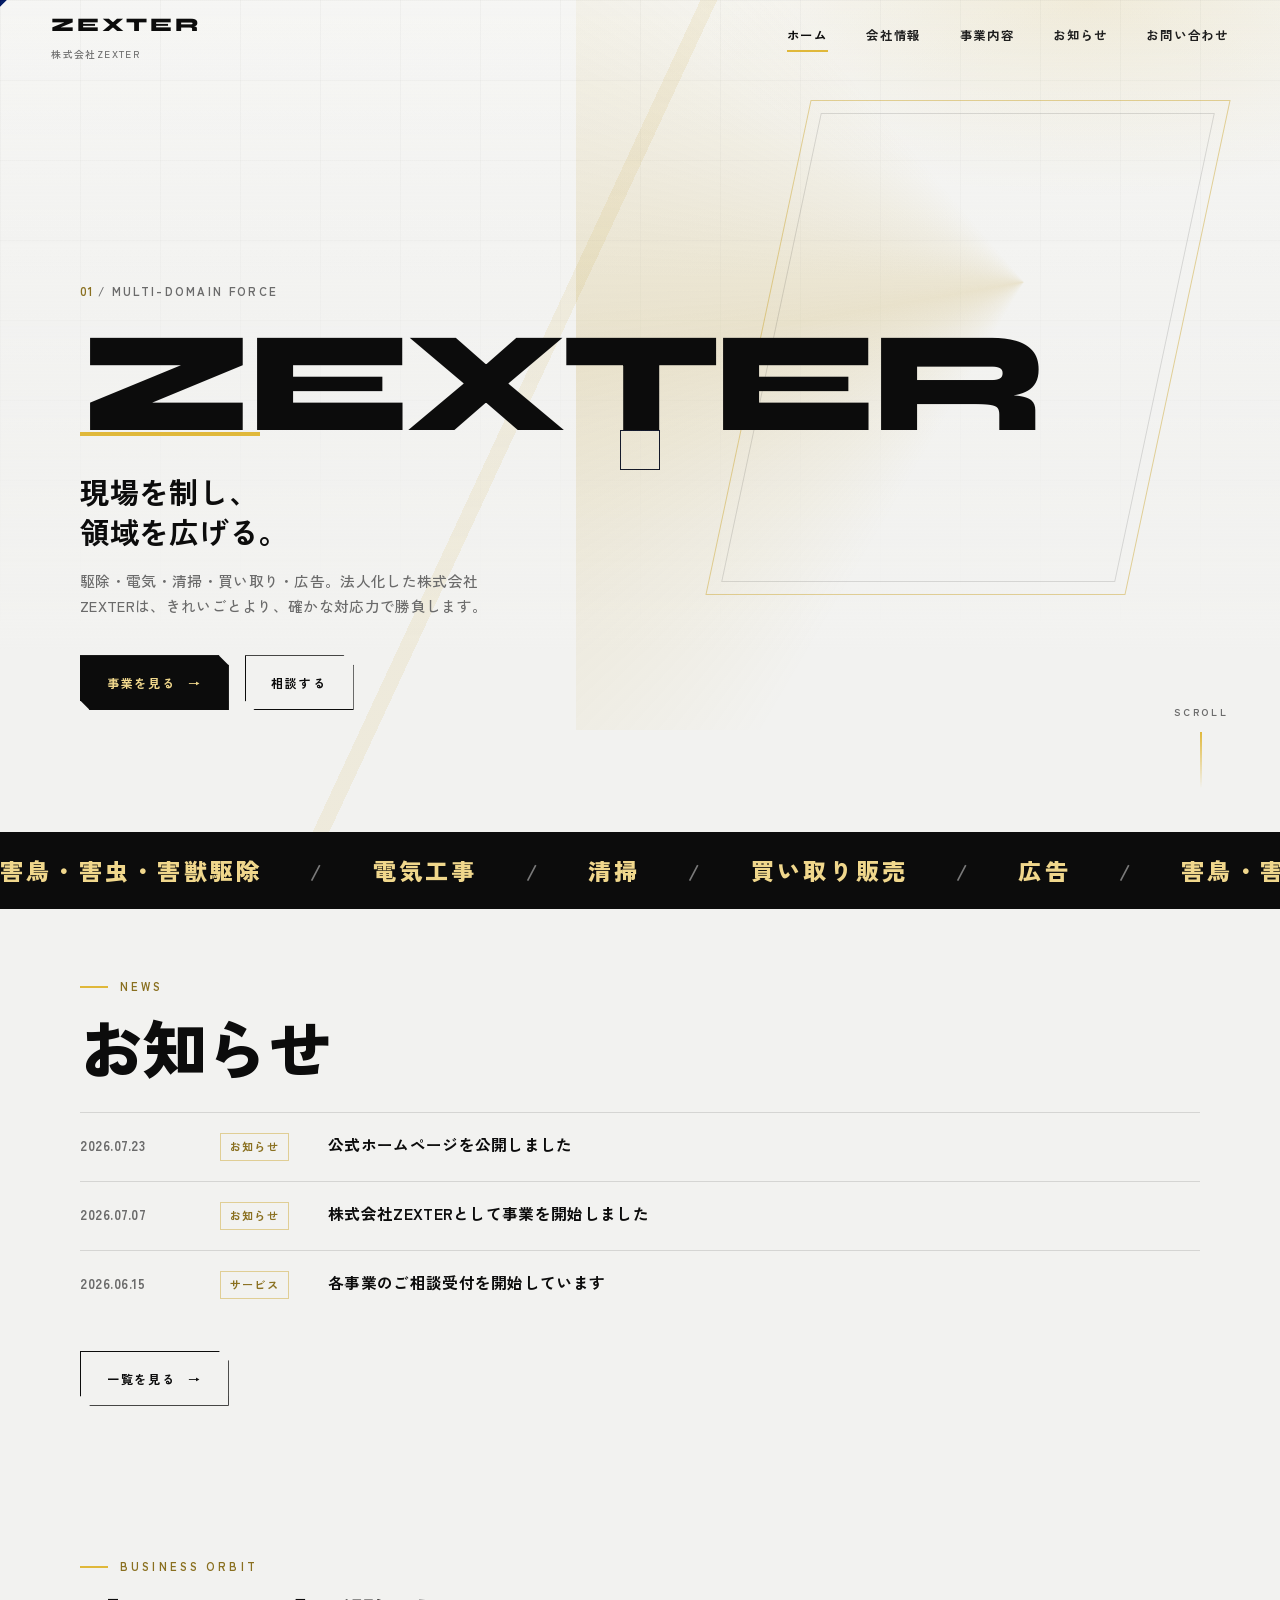
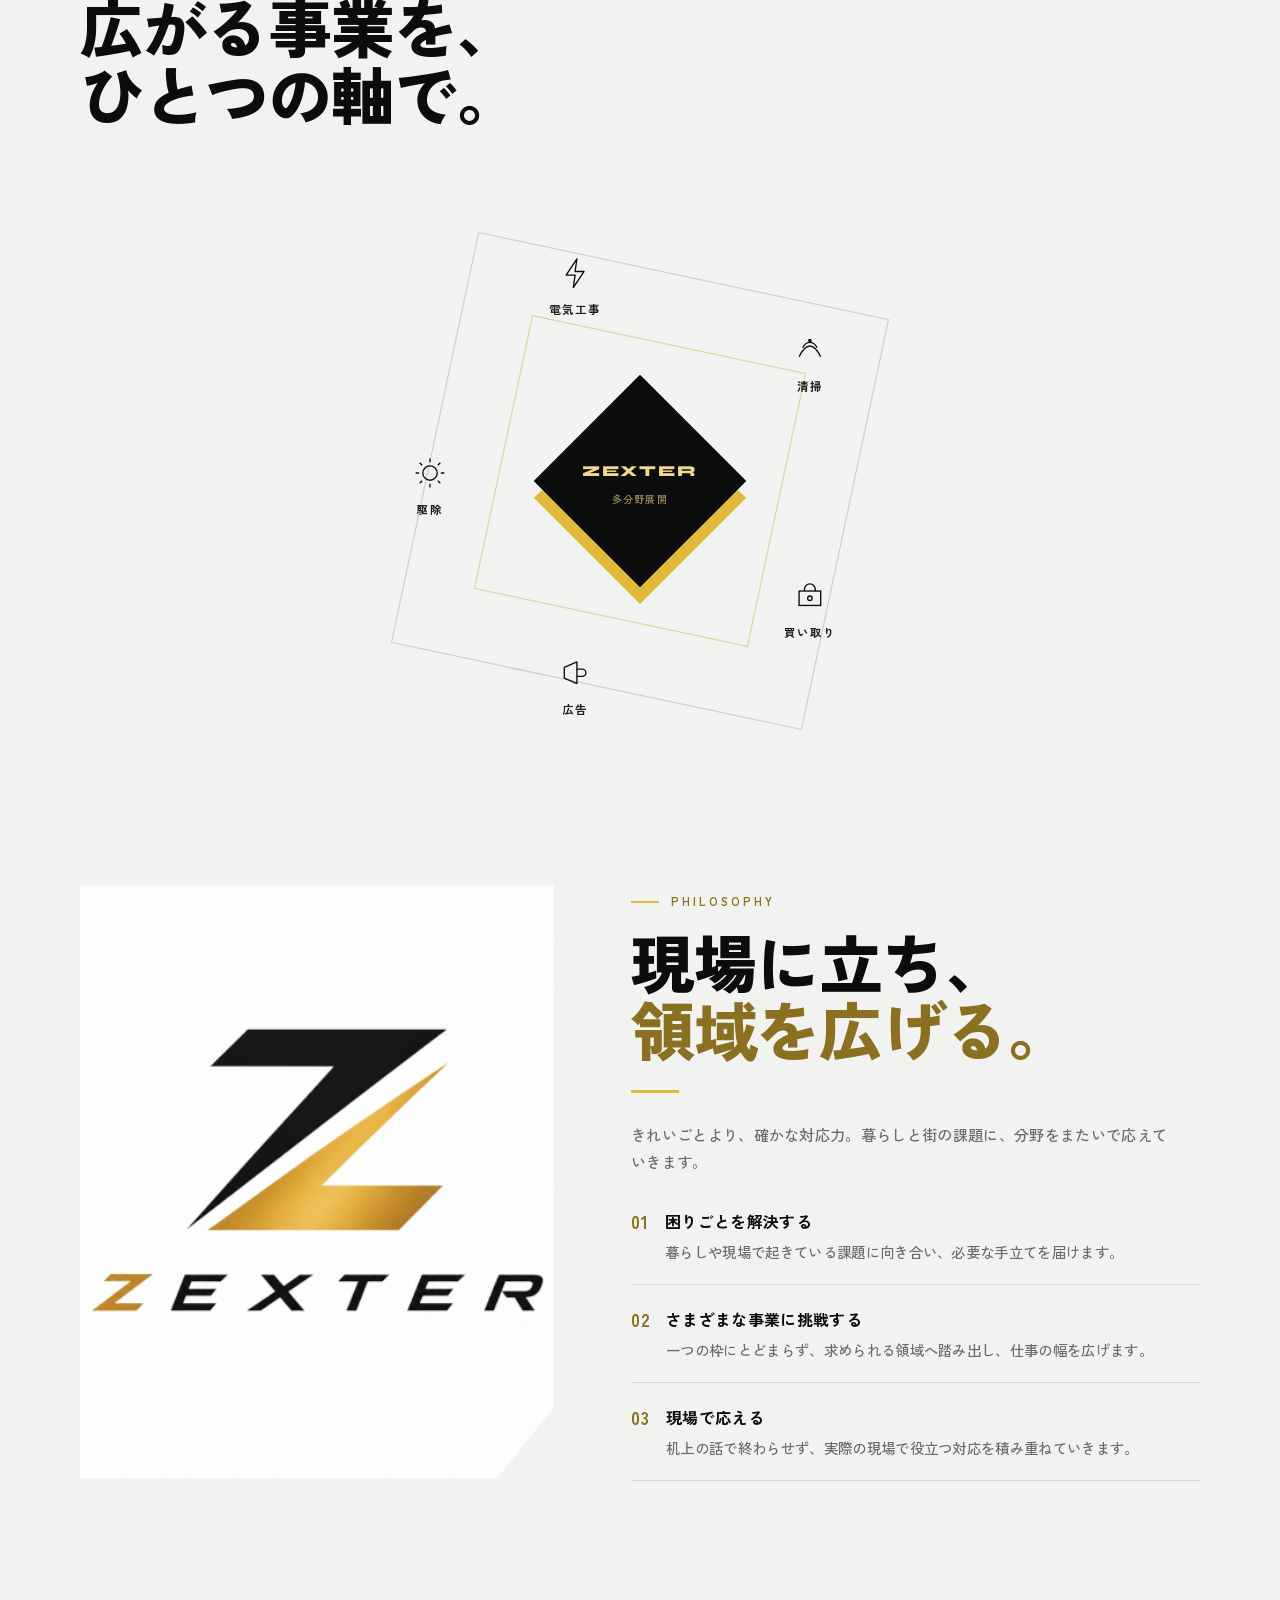
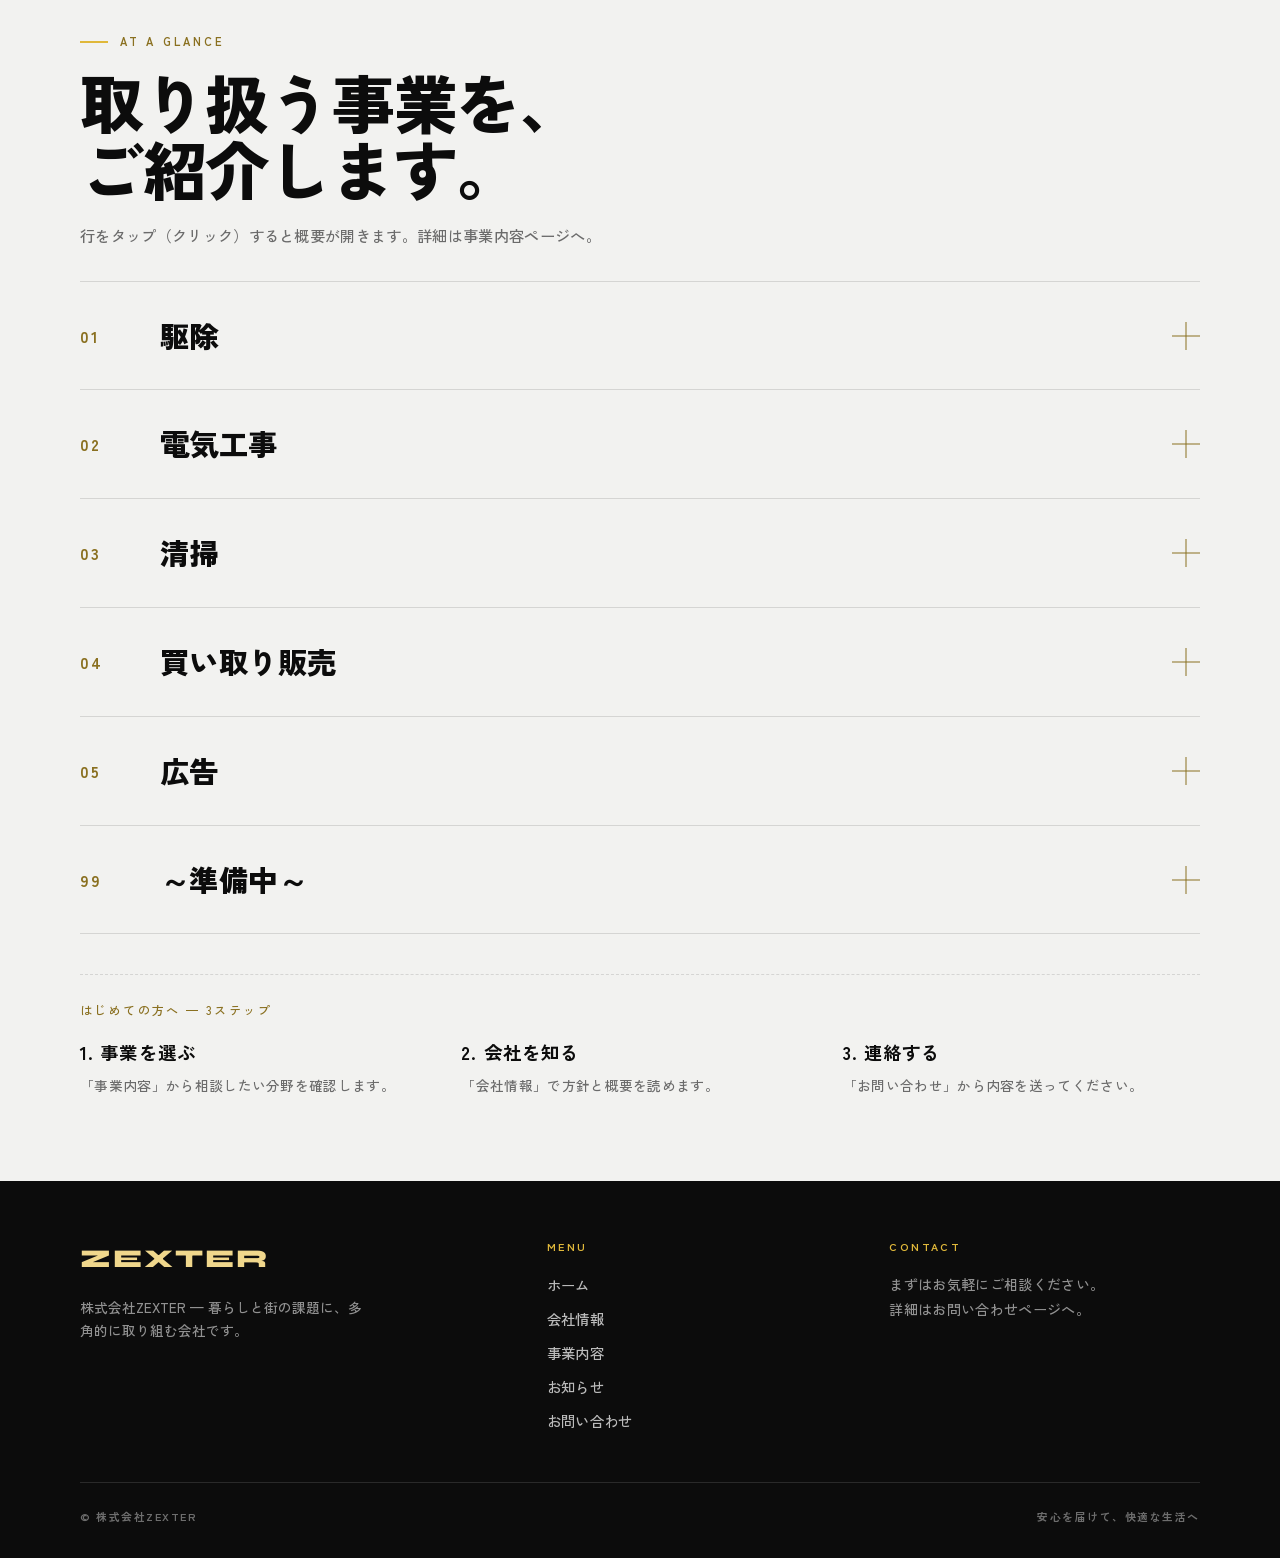
<file: index.html>
<!DOCTYPE html>
<html lang="ja">

<head>
  <meta charset="UTF-8" />
  <meta name="viewport" content="width=device-width, initial-scale=1" />
  <title>株式会社ZEXTER｜安心を届けて、快適な生活へ</title>
  <meta name="description" content="株式会社ZEXTER。害鳥・害虫・害獣駆除、電気工事、清掃、買い取り販売、広告など、暮らしと街の課題に応える多角事業。" />
  <link rel="shortcut icon" href="images/favicon.ico" type="image/x-icon">
  <link rel="apple-touch-icon" href="images/apple-touch-icon.png">
  <link rel="icon" type="image/png" href="images/android-chrome-256×256.png" sizes="256×256">
  <link rel="preconnect" href="https://fonts.googleapis.com" />
  <link rel="preconnect" href="https://fonts.gstatic.com" crossorigin />
  <link
    href="https://fonts.googleapis.com/css2?family=Syne:wght@700;800&family=Zen+Kaku+Gothic+New:wght@400;500;700&display=swap"
    rel="stylesheet" />
  <link rel="stylesheet" href="css/style.css" />
</head>
<!-- Google tag (gtag.js) -->
<script async src="https://www.googletagmanager.com/gtag/js?id=G-70DNERHXEQ"></script>
<script>
  window.dataLayer = window.dataLayer || [];
  function gtag() { dataLayer.push(arguments); }
  gtag('js', new Date());

  gtag('config', 'G-70DNERHXEQ');
</script>

<body>
  <div class="atmosphere" aria-hidden="true"></div>
  <div class="fx-field" aria-hidden="true">
    <span class="fx-field__slash fx-field__slash--a"></span>
    <span class="fx-field__slash fx-field__slash--b"></span>
    <span class="fx-field__slash fx-field__slash--c"></span>
  </div>
  <div class="scroll-progress" aria-hidden="true"></div>

  <div class="intro" aria-hidden="true">
    <div class="intro__mark">
      <div class="intro__brand">ZEXTER</div>
      <div class="intro__line"></div>
      <p class="intro__sub">BUILT TO MOVE</p>
    </div>
    <div class="intro__loader">
      <div class="intro__percent"><span data-intro-percent>0</span><span class="intro__percent-unit">%</span></div>
      <div class="intro__bar" aria-hidden="true">
        <div class="intro__bar-fill" data-intro-bar></div>
      </div>
    </div>
  </div>

  <header class="site-header">
    <a class="logo" href="index.html">ZEXTER<span>株式会社ZEXTER</span></a>
    <button class="nav-toggle" type="button" aria-label="メニュー" aria-expanded="false">
      <span></span><span></span><span></span>
    </button>
    <nav class="nav" aria-label="メインメニュー">
      <a class="is-active" href="index.html">ホーム</a>
      <a href="about.html">会社情報</a>
      <a href="services.html">事業内容</a>
      <a href="news.html">お知らせ</a>
      <a href="contact.html">お問い合わせ</a>
    </nav>
  </header>

  <main class="main">
    <section class="hero">
      <div class="hero__plane" aria-hidden="true"></div>
      <div class="hero__shine" aria-hidden="true"></div>
      <div class="hero__slash" aria-hidden="true"></div>
      <div class="hero__content">
        <p class="hero__meta"><span>01</span> / MULTI-DOMAIN FORCE</p>
        <h1 class="hero__brand">ZEXTER</h1>
        <p class="hero__headline">現場を制し、<br />領域を広げる。</p>
        <p class="hero__copy">駆除・電気・清掃・買い取り・広告。法人化した株式会社ZEXTERは、きれいごとより、確かな対応力で勝負します。</p>
        <div class="btn-group">
          <a class="btn btn--solid" href="services.html">事業を見る <span class="btn__arrow" aria-hidden="true">→</span></a>
          <a class="btn" href="contact.html">相談する</a>
        </div>
      </div>
      <div class="hero__scroll" aria-hidden="true">
        <span>SCROLL</span>
        <div class="hero__scroll-line"></div>
      </div>
    </section>

    <div class="marquee" aria-hidden="true">
      <div class="marquee__track">
        <span>害鳥・害虫・害獣駆除</span>
        <span>電気工事</span>
        <span>清掃</span>
        <span>買い取り販売</span>
        <span>広告</span>
        <span>害鳥・害虫・害獣駆除</span>
        <span>電気工事</span>
        <span>清掃</span>
        <span>買い取り販売</span>
        <span>広告</span>
      </div>
    </div>

    <section class="section section--tight">
      <div class="wrap">
        <p class="eyebrow reveal">NEWS</p>
        <h2 class="heading reveal reveal-delay-1">お知らせ</h2>
        <ul class="news-list">
          <li class="news-list__item reveal">
            <a class="news-list__link" href="news.html#news-20260723">
              <time datetime="2026-07-23">2026.07.23</time>
              <span class="news-list__cat">お知らせ</span>
              <span class="news-list__title">公式ホームページを公開しました</span>
            </a>
          </li>
          <li class="news-list__item reveal reveal-delay-1">
            <a class="news-list__link" href="news.html#news-20260701">
              <time datetime="2026-07-07">2026.07.07</time>
              <span class="news-list__cat">お知らせ</span>
              <span class="news-list__title">株式会社ZEXTERとして事業を開始しました</span>
            </a>
          </li>
          <li class="news-list__item reveal reveal-delay-2">
            <a class="news-list__link" href="news.html#news-20260615">
              <time datetime="2026-06-15">2026.06.15</time>
              <span class="news-list__cat">サービス</span>
              <span class="news-list__title">各事業のご相談受付を開始しています</span>
            </a>
          </li>
        </ul>
        <div class="news-list__more reveal">
          <a class="btn" href="news.html">一覧を見る <span class="btn__arrow" aria-hidden="true">→</span></a>
        </div>
      </div>
    </section>

    <section class="section">
      <div class="wrap">
        <p class="eyebrow reveal">BUSINESS ORBIT</p>
        <h2 class="heading reveal reveal-delay-1">広がる事業を、<br />ひとつの軸で。</h2>
        <p class="lead reveal reveal-delay-2">中心は ZEXTER。周囲に並ぶのは各事業領域。クリックで詳細へ。</p>

        <div class="constellation reveal reveal-delay-3" aria-label="事業の軌道図">
          <div class="constellation__ring" aria-hidden="true"></div>
          <div class="constellation__ring constellation__ring--inner" aria-hidden="true"></div>
          <div class="constellation__center">
            <div>
              <strong>ZEXTER</strong>
              <small>多分野展開</small>
            </div>
          </div>
          <a class="orbit-node" href="services.html#pest" style="--a:-90deg">
            <div class="orbit-node__inner">
              <div class="orbit-node__icon" aria-hidden="true">
                <svg viewBox="0 0 40 40" fill="none">
                  <circle cx="20" cy="20" r="8" stroke="currentColor" stroke-width="1.5" />
                  <path
                    d="M20 4v4M20 32v4M4 20h4M32 20h4M8.5 8.5l2.8 2.8M28.7 28.7l2.8 2.8M8.5 31.5l2.8-2.8M28.7 11.3l2.8-2.8"
                    stroke="currentColor" stroke-width="1.5" />
                </svg>
              </div>
              <div class="orbit-node__label">駆除</div>
            </div>
          </a>
          <a class="orbit-node" href="services.html#electric" style="--a:-18deg">
            <div class="orbit-node__inner">
              <div class="orbit-node__icon" aria-hidden="true">
                <svg viewBox="0 0 40 40" fill="none">
                  <path d="M22 4L10 22h10l-2 14 12-18H20l2-14z" stroke="currentColor" stroke-width="1.5"
                    stroke-linejoin="round" />
                </svg>
              </div>
              <div class="orbit-node__label">電気工事</div>
            </div>
          </a>
          <a class="orbit-node" href="services.html#cleaning" style="--a:54deg">
            <div class="orbit-node__inner">
              <div class="orbit-node__icon" aria-hidden="true">
                <svg viewBox="0 0 40 40" fill="none">
                  <path d="M8 28c4-8 8-12 12-12s8 4 12 12" stroke="currentColor" stroke-width="1.5" />
                  <path d="M12 18c2-4 4-6 8-6s6 2 8 6" stroke="currentColor" stroke-width="1.5" />
                  <circle cx="20" cy="10" r="2" fill="currentColor" />
                </svg>
              </div>
              <div class="orbit-node__label">清掃</div>
            </div>
          </a>
          <a class="orbit-node" href="services.html#buyout" style="--a:126deg">
            <div class="orbit-node__inner">
              <div class="orbit-node__icon" aria-hidden="true">
                <svg viewBox="0 0 40 40" fill="none">
                  <rect x="8" y="14" width="24" height="16" stroke="currentColor" stroke-width="1.5" />
                  <path d="M14 14V12a6 6 0 0 1 12 0v2" stroke="currentColor" stroke-width="1.5" />
                  <circle cx="20" cy="22" r="2.5" stroke="currentColor" stroke-width="1.5" />
                </svg>
              </div>
              <div class="orbit-node__label">買い取り</div>
            </div>
          </a>
          <a class="orbit-node" href="services.html#ad" style="--a:198deg">
            <div class="orbit-node__inner">
              <div class="orbit-node__icon" aria-hidden="true">
                <svg viewBox="0 0 40 40" fill="none">
                  <path d="M8 26V14l14-6v24L8 26z" stroke="currentColor" stroke-width="1.5" stroke-linejoin="round" />
                  <path d="M22 16h6a4 4 0 0 1 0 8h-6" stroke="currentColor" stroke-width="1.5" />
                </svg>
              </div>
              <div class="orbit-node__label">広告</div>
            </div>
          </a>
        </div>
      </div>
    </section>

    <section class="section section--tight">
      <div class="wrap philosophy">
        <div class="philosophy__visual reveal">
          <img src="images/WordPress.png" alt="株式会社zexter" width="256" height="256" />
        </div>
        <div>
          <p class="eyebrow reveal">PHILOSOPHY</p>
          <h2 class="heading reveal reveal-delay-1">現場に立ち、<br /><span class="heading--gold">領域を広げる。</span></h2>
          <div class="divider reveal reveal-delay-2"></div>
          <p class="lead reveal reveal-delay-2" style="margin-top:0">
            きれいごとより、確かな対応力。暮らしと街の課題に、分野をまたいで応えていきます。</p>
          <ul class="philosophy__list">
            <li class="reveal">
              <span class="philosophy__num">01</span>
              <div>
                <strong>困りごとを解決する</strong>
                <p>暮らしや現場で起きている課題に向き合い、必要な手立てを届けます。</p>
              </div>
            </li>
            <li class="reveal reveal-delay-1">
              <span class="philosophy__num">02</span>
              <div>
                <strong>さまざまな事業に挑戦する</strong>
                <p>一つの枠にとどまらず、求められる領域へ踏み出し、仕事の幅を広げます。</p>
              </div>
            </li>
            <li class="reveal reveal-delay-2">
              <span class="philosophy__num">03</span>
              <div>
                <strong>現場で応える</strong>
                <p>机上の話で終わらせず、実際の現場で役立つ対応を積み重ねていきます。</p>
              </div>
            </li>
          </ul>
        </div>
      </div>
    </section>

    <section class="section">
      <div class="wrap">
        <p class="eyebrow reveal">AT A GLANCE</p>
        <h2 class="heading reveal reveal-delay-1">取り扱う事業を、<br />ご紹介します。</h2>
        <p class="lead reveal reveal-delay-2">行をタップ（クリック）すると概要が開きます。詳細は事業内容ページへ。</p>
        <div class="service-detail">
          <article class="service-panel reveal">
            <button class="service-panel__trigger" type="button" aria-expanded="false">
              <span class="service-panel__num">01</span>
              <span class="service-panel__title">駆除</span>
              <span class="service-panel__icon" aria-hidden="true"></span>
            </button>
            <div class="service-panel__body">
              <div class="service-panel__inner">
                <div class="service-panel__content">
                  <p>害鳥・害虫・害獣。住まいとお店の安全を守ります。</p>
                  <a class="btn" href="services.html#pest">詳しく見る <span class="btn__arrow"
                      aria-hidden="true">→</span></a>
                </div>
              </div>
            </div>
          </article>

          <article class="service-panel reveal reveal-delay-1">
            <button class="service-panel__trigger" type="button" aria-expanded="false">
              <span class="service-panel__num">02</span>
              <span class="service-panel__title">電気工事</span>
              <span class="service-panel__icon" aria-hidden="true"></span>
            </button>
            <div class="service-panel__body">
              <div class="service-panel__inner">
                <div class="service-panel__content">
                  <p>配線・設備まわり。安全な電気環境をつくります。</p>
                  <a class="btn" href="services.html#electric">詳しく見る <span class="btn__arrow"
                      aria-hidden="true">→</span></a>
                </div>
              </div>
            </div>
          </article>

          <article class="service-panel reveal reveal-delay-2">
            <button class="service-panel__trigger" type="button" aria-expanded="false">
              <span class="service-panel__num">03</span>
              <span class="service-panel__title">清掃</span>
              <span class="service-panel__icon" aria-hidden="true"></span>
            </button>
            <div class="service-panel__body">
              <div class="service-panel__inner">
                <div class="service-panel__content">
                  <p>日常〜特別清掃まで。清潔な空間を戻します。</p>
                  <a class="btn" href="services.html#cleaning">詳しく見る <span class="btn__arrow"
                      aria-hidden="true">→</span></a>
                </div>
              </div>
            </div>
          </article>

          <article class="service-panel reveal">
            <button class="service-panel__trigger" type="button" aria-expanded="false">
              <span class="service-panel__num">04</span>
              <span class="service-panel__title">買い取り販売</span>
              <span class="service-panel__icon" aria-hidden="true"></span>
            </button>
            <div class="service-panel__body">
              <div class="service-panel__inner">
                <div class="service-panel__content">
                  <p>モノの循環。査定から販売まで幅広く。</p>
                  <a class="btn" href="services.html#buyout">詳しく見る <span class="btn__arrow"
                      aria-hidden="true">→</span></a>
                </div>
              </div>
            </div>
          </article>

          <article class="service-panel reveal reveal-delay-1">
            <button class="service-panel__trigger" type="button" aria-expanded="false">
              <span class="service-panel__num">05</span>
              <span class="service-panel__title">広告</span>
              <span class="service-panel__icon" aria-hidden="true"></span>
            </button>
            <div class="service-panel__body">
              <div class="service-panel__inner">
                <div class="service-panel__content">
                  <p>伝えたいことを、届く形に整えます。</p>
                  <a class="btn" href="services.html#ad">詳しく見る <span class="btn__arrow" aria-hidden="true">→</span></a>
                </div>
              </div>
            </div>
          </article>

          <article class="service-panel reveal reveal-delay-2">
            <button class="service-panel__trigger" type="button" aria-expanded="false">
              <span class="service-panel__num">99</span>
              <span class="service-panel__title">～準備中～</span>
              <span class="service-panel__icon" aria-hidden="true"></span>
            </button>
            <div class="service-panel__body">
              <div class="service-panel__inner">
                <div class="service-panel__content">
                  <p>ZEXTER はこれからも分野を広げていきます。「こんな相談もできる？」と思ったら、お気軽にお問い合わせください。</p>
                  <a class="btn" href="contact.html">相談する <span class="btn__arrow" aria-hidden="true">→</span></a>
                </div>
              </div>
            </div>
          </article>
        </div>

        <div class="guide reveal">
          <h3>はじめての方へ — 3ステップ</h3>
          <div class="guide-steps">
            <div>
              <strong>1. 事業を選ぶ</strong>
              <p>「事業内容」から相談したい分野を確認します。</p>
            </div>
            <div>
              <strong>2. 会社を知る</strong>
              <p>「会社情報」で方針と概要を読めます。</p>
            </div>
            <div>
              <strong>3. 連絡する</strong>
              <p>「お問い合わせ」から内容を送ってください。</p>
            </div>
          </div>
        </div>
      </div>
    </section>
  </main>

  <footer class="site-footer">
    <div class="footer-grid">
      <div class="footer-brand">
        ZEXTER
        <p>株式会社ZEXTER — 暮らしと街の課題に、多角的に取り組む会社です。</p>
      </div>
      <div class="footer-nav">
        <h4>MENU</h4>
        <a href="index.html">ホーム</a>
        <a href="about.html">会社情報</a>
        <a href="services.html">事業内容</a>
        <a href="news.html">お知らせ</a>
        <a href="contact.html">お問い合わせ</a>
      </div>
      <div class="footer-meta">
        <h4>CONTACT</h4>
        <p>まずはお気軽にご相談ください。<br />詳細はお問い合わせページへ。</p>
      </div>
    </div>
    <div class="footer-copy">
      <span>© 株式会社ZEXTER</span>
      <span>安心を届けて、快適な生活へ</span>
    </div>
  </footer>

  <script src="js/main.js"></script>
  <script src="js/home.js"></script>
</body>

</html>
</file>
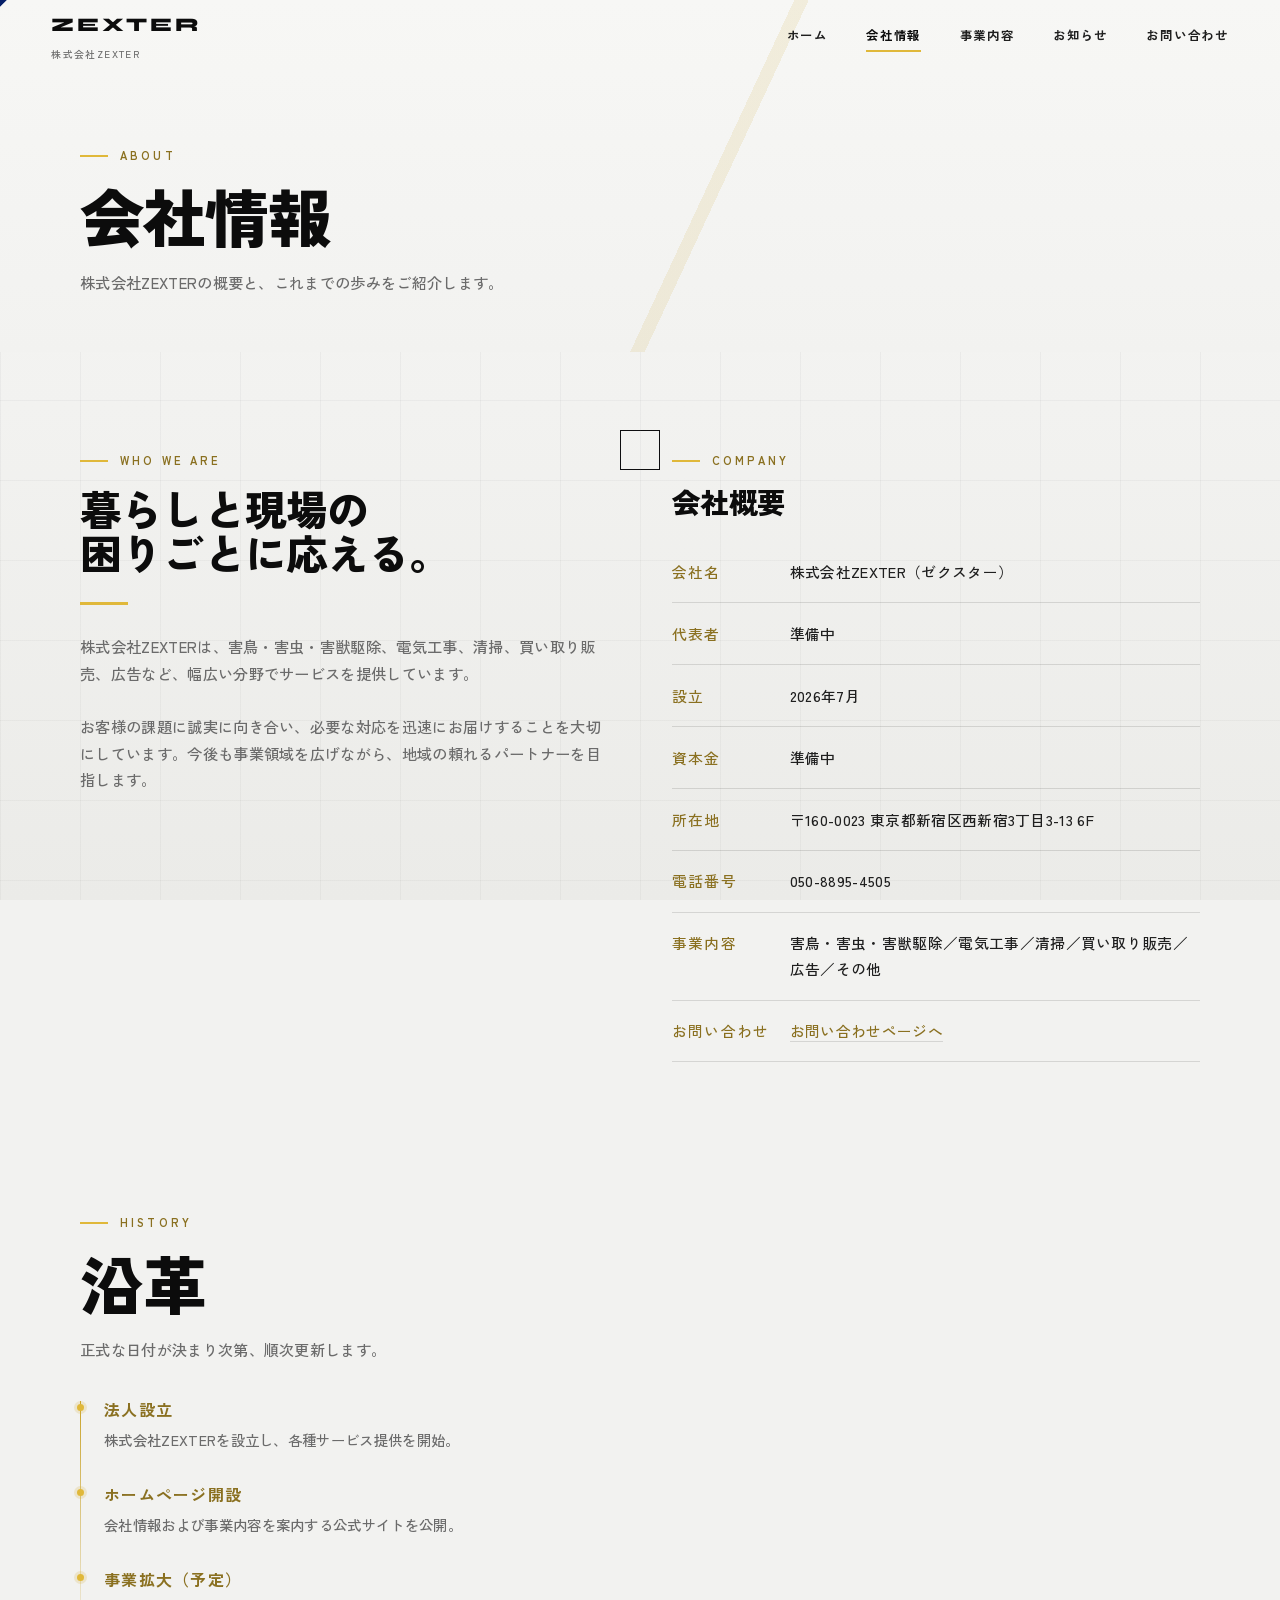
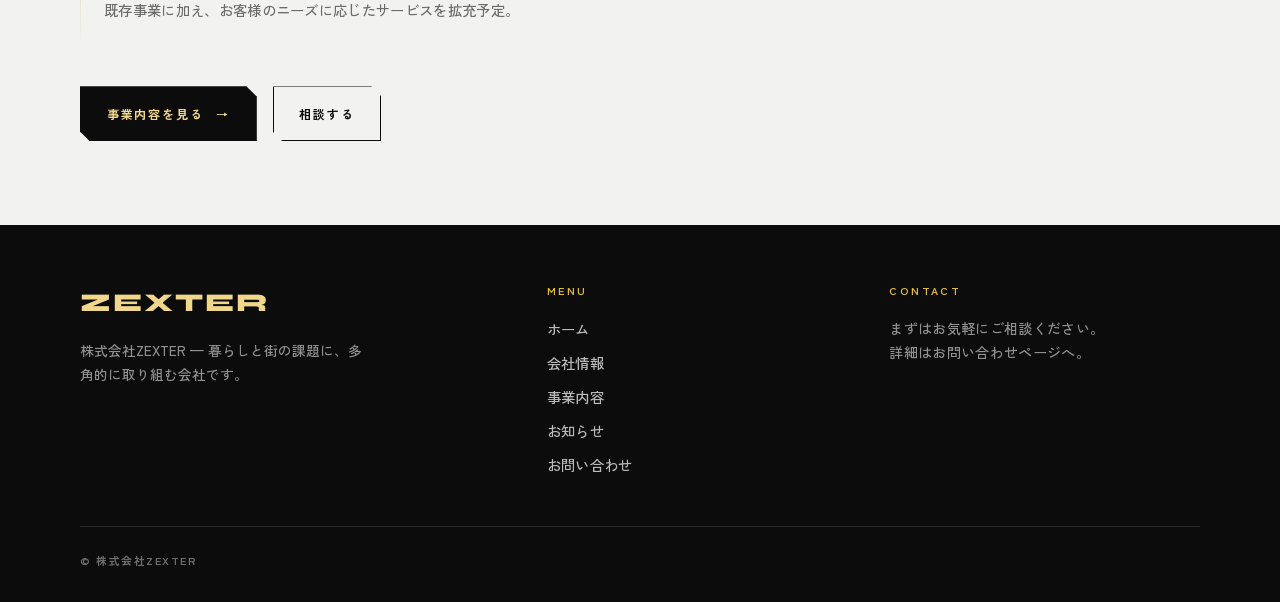
<file: about.html>
<!DOCTYPE html>
<html lang="ja">

<head>
  <meta charset="UTF-8" />
  <meta name="viewport" content="width=device-width, initial-scale=1" />
  <title>会社情報｜株式会社ZEXTER</title>
  <meta name="description" content="株式会社ZEXTERの会社概要・沿革。害鳥・害虫・害獣駆除、電気工事、清掃、買い取り販売、広告など多角的に事業を展開しています。" />
  <link rel="shortcut icon" href="images/favicon.ico" type="image/x-icon">
  <link rel="apple-touch-icon" href="images/apple-touch-icon.png">
  <link rel="icon" type="image/png" href="images/android-chrome-256×256.png" sizes="256×256">
  <link rel="preconnect" href="https://fonts.googleapis.com" />
  <link rel="preconnect" href="https://fonts.gstatic.com" crossorigin />
  <link
    href="https://fonts.googleapis.com/css2?family=Syne:wght@700;800&family=Zen+Kaku+Gothic+New:wght@400;500;700&display=swap"
    rel="stylesheet" />
  <link rel="stylesheet" href="css/style.css" />
</head>

<body>
  <div class="atmosphere" aria-hidden="true"></div>
  <div class="fx-field" aria-hidden="true">
    <span class="fx-field__slash fx-field__slash--a"></span>
    <span class="fx-field__slash fx-field__slash--b"></span>
    <span class="fx-field__slash fx-field__slash--c"></span>
  </div>
  <div class="scroll-progress" aria-hidden="true"></div>

  <header class="site-header">
    <a class="logo" href="index.html">ZEXTER<span>株式会社ZEXTER</span></a>
    <button class="nav-toggle" type="button" aria-label="メニュー" aria-expanded="false">
      <span></span><span></span><span></span>
    </button>
    <nav class="nav" aria-label="メインメニュー">
      <a href="index.html">ホーム</a>
      <a class="is-active" href="about.html">会社情報</a>
      <a href="services.html">事業内容</a>
      <a href="news.html">お知らせ</a>
      <a href="contact.html">お問い合わせ</a>
    </nav>
  </header>

  <main class="main">
    <section class="page-hero">
      <div class="page-hero__bg" aria-hidden="true"></div>
      <div class="wrap">
        <p class="eyebrow reveal">ABOUT</p>
        <h1 class="heading reveal reveal-delay-1">会社情報</h1>
        <p class="lead reveal reveal-delay-2">株式会社ZEXTERの概要と、これまでの歩みをご紹介します。</p>
      </div>
    </section>

    <section class="section section--tight">
      <div class="wrap about-grid">
        <div>
          <p class="eyebrow reveal">WHO WE ARE</p>
          <h2 class="heading reveal reveal-delay-1" style="font-size:clamp(1.8rem,4vw,2.6rem)">暮らしと現場の<br />困りごとに応える。
          </h2>
          <div class="divider reveal"></div>
          <p class="lead reveal" style="margin-top:0">
            株式会社ZEXTERは、害鳥・害虫・害獣駆除、電気工事、清掃、買い取り販売、広告など、幅広い分野でサービスを提供しています。<br /><br />
            お客様の課題に誠実に向き合い、必要な対応を迅速にお届けすることを大切にしています。今後も事業領域を広げながら、地域の頼れるパートナーを目指します。
          </p>
        </div>
        <div class="reveal reveal-delay-2">
          <p class="eyebrow">COMPANY</p>
          <h2 class="heading" style="font-size:1.8rem">会社概要</h2>
          <table class="info-table">
            <tbody>
              <tr>
                <th>会社名</th>
                <td>株式会社ZEXTER（ゼクスター）</td>
              </tr>
              <tr>
                <th>代表者</th>
                <td>準備中</td>
              </tr>
              <tr>
                <th>設立</th>
                <td>2026年7月</td>
              </tr>
              <tr>
                <th>資本金</th>
                <td>準備中</td>
              </tr>
              <tr>
                <th>所在地</th>
                <td>〒160-0023 東京都新宿区西新宿3丁目3-13 6F</td>
              </tr>
              <tr>
                <th>電話番号</th>
                <td>050-8895-4505</td>
              </tr>
              <tr>
                <th>事業内容</th>
                <td>害鳥・害虫・害獣駆除／電気工事／清掃／買い取り販売／広告／その他</td>
              </tr>
              <tr>
                <th>お問い合わせ</th>
                <td><a href="contact.html"
                    style="color:var(--gold-deep);border-bottom:1px solid var(--line)">お問い合わせページへ</a></td>
              </tr>
            </tbody>
          </table>
        </div>
      </div>
    </section>

    <section class="section">
      <div class="wrap">
        <p class="eyebrow reveal">HISTORY</p>
        <h2 class="heading reveal reveal-delay-1">沿革</h2>
        <p class="lead reveal reveal-delay-2">正式な日付が決まり次第、順次更新します。</p>
        <ul class="timeline">
          <li class="reveal">
            <strong>法人設立</strong>
            <p>株式会社ZEXTERを設立し、各種サービス提供を開始。</p>
          </li>
          <li class="reveal reveal-delay-1">
            <strong>ホームページ開設</strong>
            <p>会社情報および事業内容を案内する公式サイトを公開。</p>
          </li>
          <li class="reveal reveal-delay-2">
            <strong>事業拡大（予定）</strong>
            <p>既存事業に加え、お客様のニーズに応じたサービスを拡充予定。</p>
          </li>
        </ul>

        <div class="btn-group reveal">
          <a class="btn btn--solid" href="services.html">事業内容を見る <span class="btn__arrow"
              aria-hidden="true">→</span></a>
          <a class="btn" href="contact.html">相談する</a>
        </div>
      </div>
    </section>
  </main>

  <footer class="site-footer">
    <div class="footer-grid">
      <div class="footer-brand">
        ZEXTER
        <p>株式会社ZEXTER — 暮らしと街の課題に、多角的に取り組む会社です。</p>
      </div>
      <div class="footer-nav">
        <h4>MENU</h4>
        <a href="index.html">ホーム</a>
        <a href="about.html">会社情報</a>
        <a href="services.html">事業内容</a>
        <a href="news.html">お知らせ</a>
        <a href="contact.html">お問い合わせ</a>
      </div>
      <div class="footer-meta">
        <h4>CONTACT</h4>
        <p>まずはお気軽にご相談ください。<br />詳細はお問い合わせページへ。</p>
      </div>
    </div>
    <div class="footer-copy">
      <span>© 株式会社ZEXTER</span>
      <!-- <span>BUILT TO MOVE</span> -->
    </div>
  </footer>

  <script src="js/main.js"></script>
</body>

</html>
</file>
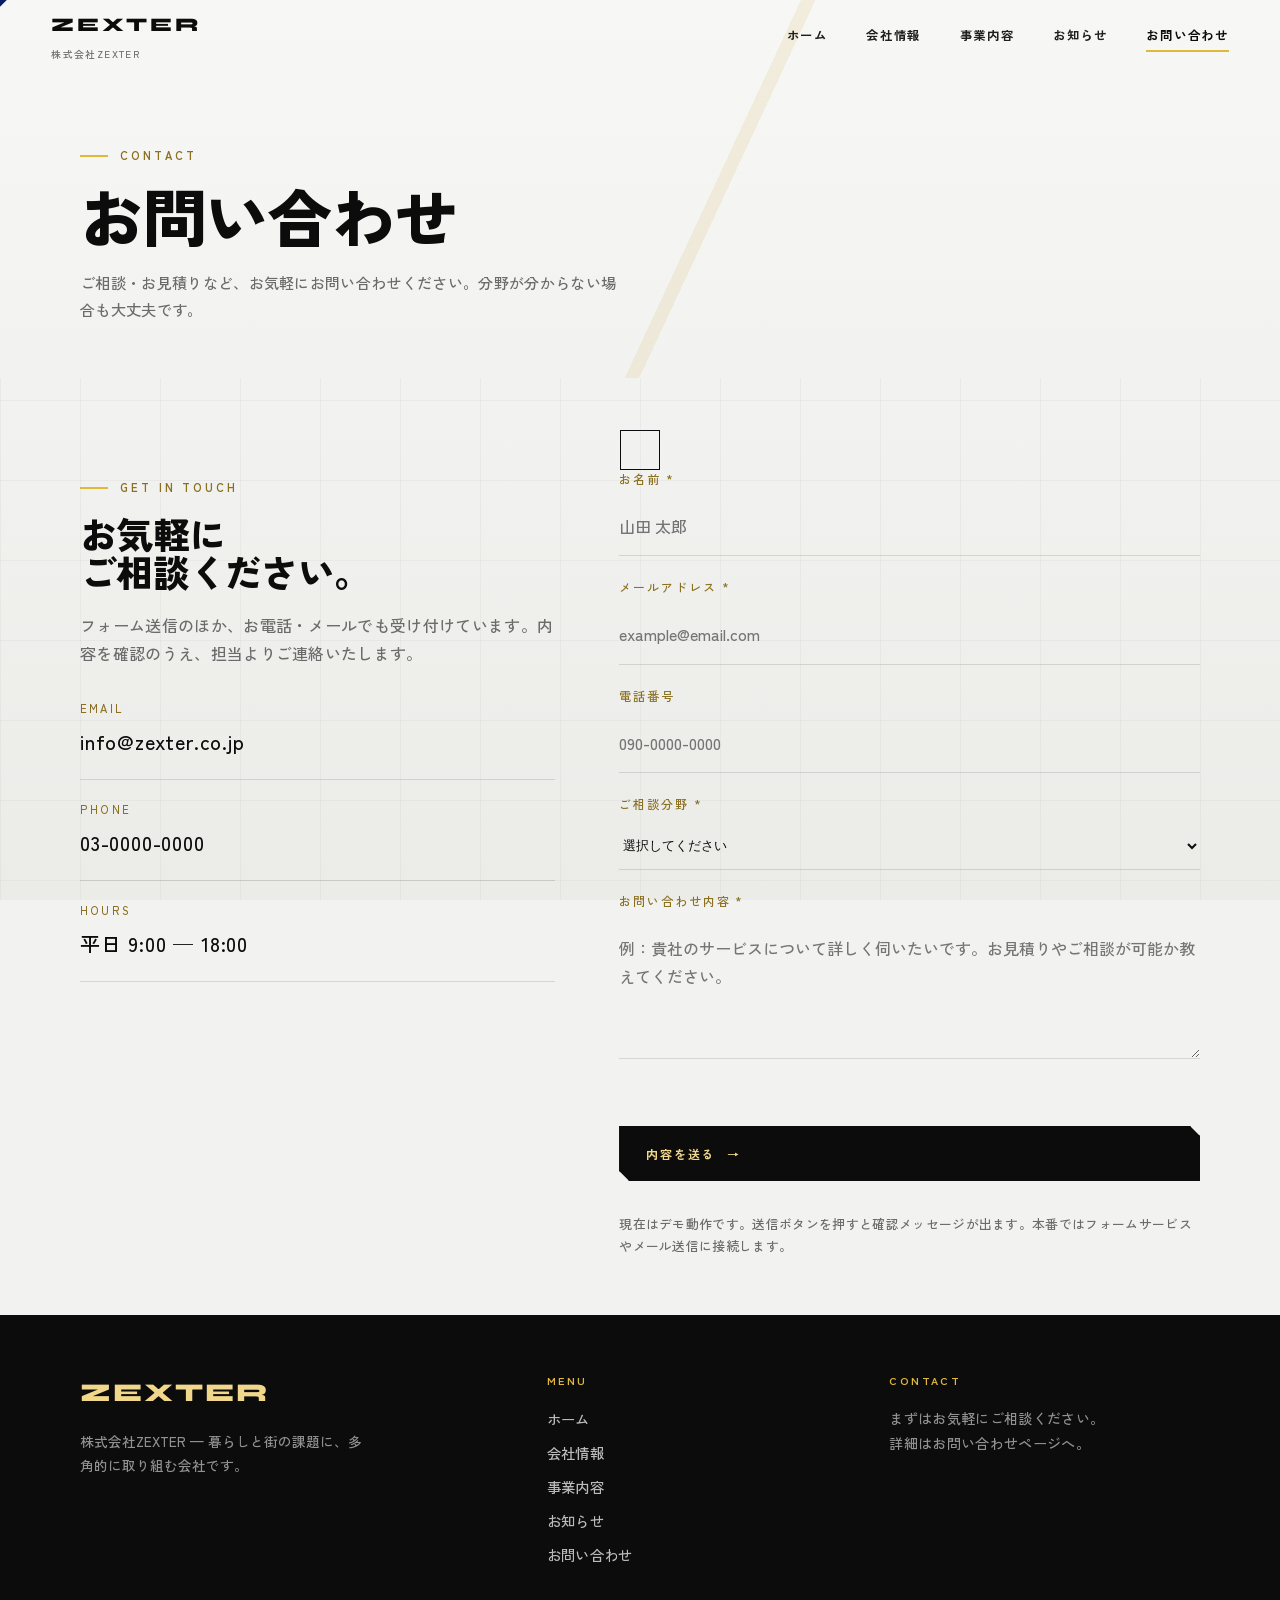
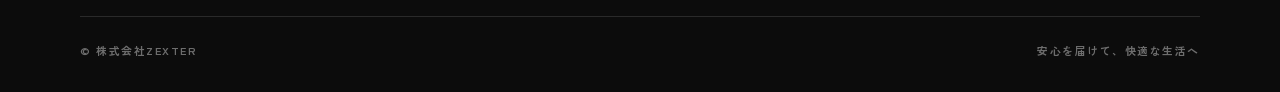
<file: contact.html>
<!DOCTYPE html>
<html lang="ja">

<head>
  <meta charset="UTF-8" />
  <meta name="viewport" content="width=device-width, initial-scale=1" />
  <title>お問い合わせ｜株式会社ZEXTER</title>
  <meta name="description" content="株式会社ZEXTERへのお問い合わせ。駆除・電気・清掃・買い取り・広告のご相談はこちらから。" />
  <link rel="shortcut icon" href="images/favicon.ico" type="image/x-icon">
  <link rel="apple-touch-icon" href="images/apple-touch-icon.png">
  <link rel="icon" type="image/png" href="images/android-chrome-256×256.png" sizes="256×256">
  <link rel="preconnect" href="https://fonts.googleapis.com" />
  <link rel="preconnect" href="https://fonts.gstatic.com" crossorigin />
  <link
    href="https://fonts.googleapis.com/css2?family=Syne:wght@700;800&family=Zen+Kaku+Gothic+New:wght@400;500;700&display=swap"
    rel="stylesheet" />
  <link rel="stylesheet" href="css/style.css" />
</head>

<body>
  <div class="atmosphere" aria-hidden="true"></div>
  <div class="fx-field" aria-hidden="true">
    <span class="fx-field__slash fx-field__slash--a"></span>
    <span class="fx-field__slash fx-field__slash--b"></span>
    <span class="fx-field__slash fx-field__slash--c"></span>
  </div>
  <div class="scroll-progress" aria-hidden="true"></div>

  <header class="site-header">
    <a class="logo" href="index.html">ZEXTER<span>株式会社ZEXTER</span></a>
    <button class="nav-toggle" type="button" aria-label="メニュー" aria-expanded="false">
      <span></span><span></span><span></span>
    </button>
    <nav class="nav" aria-label="メインメニュー">
      <a href="index.html">ホーム</a>
      <a href="about.html">会社情報</a>
      <a href="services.html">事業内容</a>
      <a href="news.html">お知らせ</a>
      <a class="is-active" href="contact.html">お問い合わせ</a>
    </nav>
  </header>

  <main class="main">
    <section class="page-hero">
      <div class="page-hero__bg" aria-hidden="true"></div>
      <div class="wrap">
        <p class="eyebrow reveal">CONTACT</p>
        <h1 class="heading reveal reveal-delay-1">お問い合わせ</h1>
        <p class="lead reveal reveal-delay-2">ご相談・お見積りなど、お気軽にお問い合わせください。分野が分からない場合も大丈夫です。</p>
      </div>
    </section>

    <section class="section section--tight">
      <div class="wrap contact-layout">
        <div>
          <p class="eyebrow reveal">GET IN TOUCH</p>
          <h2 class="heading reveal reveal-delay-1" style="font-size:clamp(1.7rem,3.5vw,2.3rem)">お気軽に<br />ご相談ください。</h2>
          <p class="lead reveal reveal-delay-2" style="margin-top:1.25rem;font-size:1rem">
            フォーム送信のほか、お電話・メールでも受け付けています。内容を確認のうえ、担当よりご連絡いたします。
          </p>
          <ul class="contact-channels reveal">
            <li>
              <small>EMAIL</small>
              <strong>info@zexter.co.jp</strong>
            </li>
            <li>
              <small>PHONE</small>
              <strong>03-0000-0000</strong>
            </li>
            <li>
              <small>HOURS</small>
              <strong>平日 9:00 — 18:00</strong>
            </li>
          </ul>
        </div>

        <div class="reveal reveal-delay-2">
          <form class="form" id="contact-form" novalidate>
            <div class="form-field">
              <label for="name">お名前 *</label>
              <input id="name" name="name" type="text" autocomplete="name" required placeholder="山田 太郎" />
            </div>
            <div class="form-field">
              <label for="email">メールアドレス *</label>
              <input id="email" name="email" type="email" autocomplete="email" required
                placeholder="example@email.com" />
            </div>
            <div class="form-field">
              <label for="tel">電話番号</label>
              <input id="tel" name="tel" type="tel" autocomplete="tel" placeholder="090-0000-0000" />
            </div>
            <div class="form-field">
              <label for="topic">ご相談分野 *</label>
              <select id="topic" name="topic" required>
                <option value="">選択してください</option>
                <option value="pest">害鳥・害虫・害獣駆除</option>
                <option value="electric">電気工事</option>
                <option value="cleaning">清掃</option>
                <option value="buyout">買い取り販売</option>
                <option value="ad">広告</option>
                <option value="other">その他・分からない</option>
              </select>
            </div>
            <div class="form-field">
              <label for="message">お問い合わせ内容 *</label>
              <textarea id="message" name="message" required
                placeholder="例：貴社のサービスについて詳しく伺いたいです。お見積りやご相談が可能か教えてください。"></textarea>
            </div>
            <p class="form-status" role="status" aria-live="polite"></p>
            <button class="btn btn--solid" type="submit">内容を送る <span class="btn__arrow"
                aria-hidden="true">→</span></button>
            <p style="margin-top:0.75rem;font-size:0.8rem;color:var(--ink-mute)">
              現在はデモ動作です。送信ボタンを押すと確認メッセージが出ます。本番ではフォームサービスやメール送信に接続します。</p>
          </form>
        </div>
      </div>
    </section>
  </main>

  <footer class="site-footer">
    <div class="footer-grid">
      <div class="footer-brand">
        ZEXTER
        <p>株式会社ZEXTER — 暮らしと街の課題に、多角的に取り組む会社です。</p>
      </div>
      <div class="footer-nav">
        <h4>MENU</h4>
        <a href="index.html">ホーム</a>
        <a href="about.html">会社情報</a>
        <a href="services.html">事業内容</a>
        <a href="news.html">お知らせ</a>
        <a href="contact.html">お問い合わせ</a>
      </div>
      <div class="footer-meta">
        <h4>CONTACT</h4>
        <p>まずはお気軽にご相談ください。<br />詳細はお問い合わせページへ。</p>
      </div>
    </div>
    <div class="footer-copy">
      <span>© 株式会社ZEXTER</span>
      <span>安心を届けて、快適な生活へ</span>
    </div>
  </footer>

  <script src="js/main.js"></script>
</body>

</html>
</file>
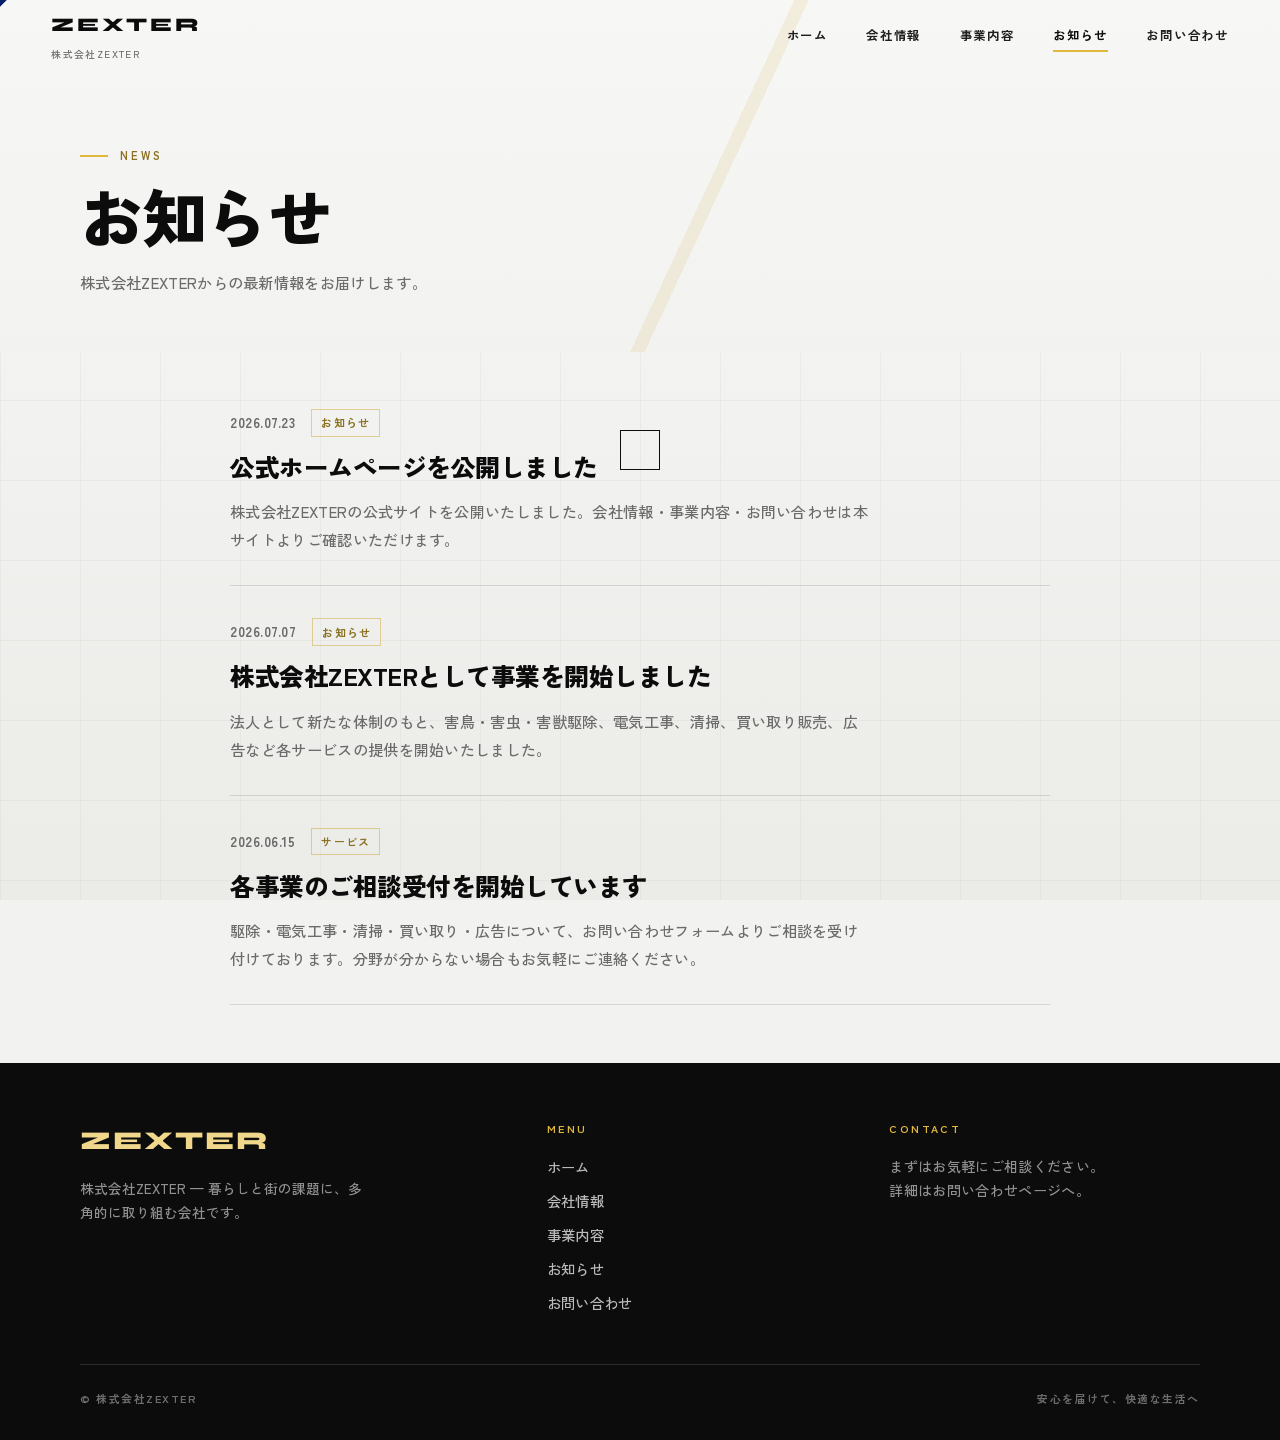
<file: news.html>
<!DOCTYPE html>
<html lang="ja">

<head>
  <meta charset="UTF-8" />
  <meta name="viewport" content="width=device-width, initial-scale=1" />
  <title>お知らせ｜株式会社ZEXTER</title>
  <meta name="description" content="株式会社ZEXTERからのお知らせ・ニュース一覧。" />
  <link rel="shortcut icon" href="images/favicon.ico" type="image/x-icon">
  <link rel="apple-touch-icon" href="images/apple-touch-icon.png">
  <link rel="icon" type="image/png" href="images/android-chrome-256×256.png" sizes="256×256">
  <link rel="preconnect" href="https://fonts.googleapis.com" />
  <link rel="preconnect" href="https://fonts.gstatic.com" crossorigin />
  <link
    href="https://fonts.googleapis.com/css2?family=Syne:wght@700;800&family=Zen+Kaku+Gothic+New:wght@400;500;700&display=swap"
    rel="stylesheet" />
  <link rel="stylesheet" href="css/style.css" />
</head>

<body>
  <div class="atmosphere" aria-hidden="true"></div>
  <div class="fx-field" aria-hidden="true">
    <span class="fx-field__slash fx-field__slash--a"></span>
    <span class="fx-field__slash fx-field__slash--b"></span>
    <span class="fx-field__slash fx-field__slash--c"></span>
  </div>
  <div class="scroll-progress" aria-hidden="true"></div>

  <header class="site-header">
    <a class="logo" href="index.html">ZEXTER<span>株式会社ZEXTER</span></a>
    <button class="nav-toggle" type="button" aria-label="メニュー" aria-expanded="false">
      <span></span><span></span><span></span>
    </button>
    <nav class="nav" aria-label="メインメニュー">
      <a href="index.html">ホーム</a>
      <a href="about.html">会社情報</a>
      <a href="services.html">事業内容</a>
      <a class="is-active" href="news.html">お知らせ</a>
      <a href="contact.html">お問い合わせ</a>
    </nav>
  </header>

  <main class="main">
    <section class="page-hero">
      <div class="page-hero__bg" aria-hidden="true"></div>
      <div class="wrap">
        <p class="eyebrow reveal">NEWS</p>
        <h1 class="heading reveal reveal-delay-1">お知らせ</h1>
        <p class="lead reveal reveal-delay-2">株式会社ZEXTERからの最新情報をお届けします。</p>
      </div>
    </section>

    <section class="section section--tight">
      <div class="wrap wrap--narrow">
        <ul class="news-feed">
          <li id="news-20260723" class="news-feed__item reveal">
            <div class="news-feed__meta">
              <time datetime="2026-07-23">2026.07.23</time>
              <span class="news-feed__cat">お知らせ</span>
            </div>
            <h2 class="news-feed__title">公式ホームページを公開しました</h2>
            <p class="news-feed__body">株式会社ZEXTERの公式サイトを公開いたしました。会社情報・事業内容・お問い合わせは本サイトよりご確認いただけます。</p>
          </li>
          <li id="news-20260701" class="news-feed__item reveal reveal-delay-1">
            <div class="news-feed__meta">
              <time datetime="2026-07-07">2026.07.07</time>
              <span class="news-feed__cat">お知らせ</span>
            </div>
            <h2 class="news-feed__title">株式会社ZEXTERとして事業を開始しました</h2>
            <p class="news-feed__body">法人として新たな体制のもと、害鳥・害虫・害獣駆除、電気工事、清掃、買い取り販売、広告など各サービスの提供を開始いたしました。</p>
          </li>
          <li id="news-20260615" class="news-feed__item reveal reveal-delay-2">
            <div class="news-feed__meta">
              <time datetime="2026-06-15">2026.06.15</time>
              <span class="news-feed__cat">サービス</span>
            </div>
            <h2 class="news-feed__title">各事業のご相談受付を開始しています</h2>
            <p class="news-feed__body">駆除・電気工事・清掃・買い取り・広告について、お問い合わせフォームよりご相談を受け付けております。分野が分からない場合もお気軽にご連絡ください。</p>
          </li>
        </ul>
      </div>
    </section>
  </main>

  <footer class="site-footer">
    <div class="footer-grid">
      <div class="footer-brand">
        ZEXTER
        <p>株式会社ZEXTER — 暮らしと街の課題に、多角的に取り組む会社です。</p>
      </div>
      <div class="footer-nav">
        <h4>MENU</h4>
        <a href="index.html">ホーム</a>
        <a href="about.html">会社情報</a>
        <a href="services.html">事業内容</a>
        <a href="news.html">お知らせ</a>
        <a href="contact.html">お問い合わせ</a>
      </div>
      <div class="footer-meta">
        <h4>CONTACT</h4>
        <p>まずはお気軽にご相談ください。<br />詳細はお問い合わせページへ。</p>
      </div>
    </div>
    <div class="footer-copy">
      <span>© 株式会社ZEXTER</span>
      <span>安心を届けて、快適な生活へ</span>
    </div>
  </footer>

  <script src="js/main.js"></script>
</body>

</html>
</file>
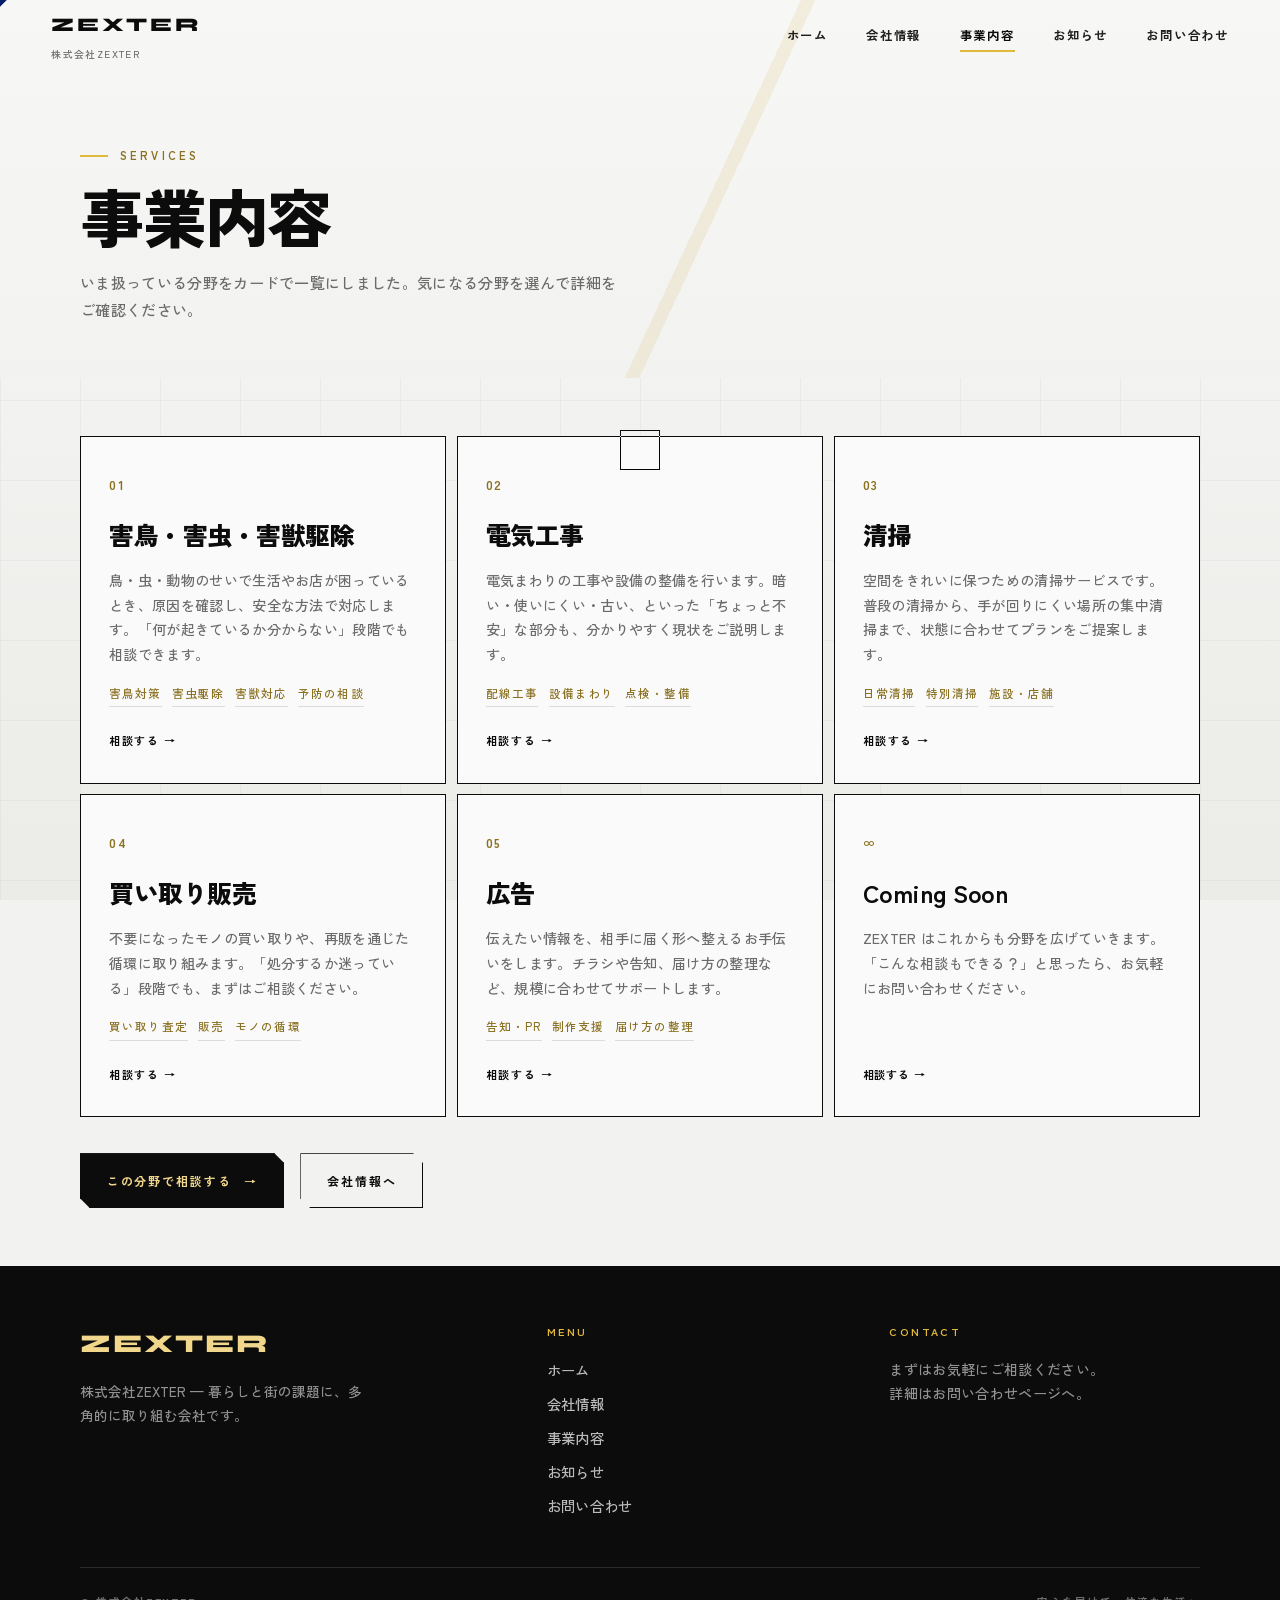
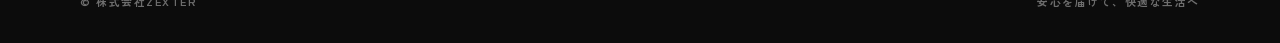
<file: services.html>
<!DOCTYPE html>
<html lang="ja">

<head>
  <meta charset="UTF-8" />
  <meta name="viewport" content="width=device-width, initial-scale=1" />
  <title>事業内容｜株式会社ZEXTER</title>
  <meta name="description" content="害鳥・害虫・害獣駆除、電気工事、清掃、買い取り販売、広告。株式会社ZEXTERの事業一覧。" />
  <link rel="shortcut icon" href="images/favicon.ico" type="image/x-icon">
  <link rel="apple-touch-icon" href="images/apple-touch-icon.png">
  <link rel="icon" type="image/png" href="images/android-chrome-256×256.png" sizes="256×256">
  <link rel="preconnect" href="https://fonts.googleapis.com" />
  <link rel="preconnect" href="https://fonts.gstatic.com" crossorigin />
  <link
    href="https://fonts.googleapis.com/css2?family=Syne:wght@700;800&family=Zen+Kaku+Gothic+New:wght@400;500;700&display=swap"
    rel="stylesheet" />
  <link rel="stylesheet" href="css/style.css" />
</head>

<body>
  <div class="atmosphere" aria-hidden="true"></div>
  <div class="fx-field" aria-hidden="true">
    <span class="fx-field__slash fx-field__slash--a"></span>
    <span class="fx-field__slash fx-field__slash--b"></span>
    <span class="fx-field__slash fx-field__slash--c"></span>
  </div>
  <div class="scroll-progress" aria-hidden="true"></div>

  <header class="site-header">
    <a class="logo" href="index.html">ZEXTER<span>株式会社ZEXTER</span></a>
    <button class="nav-toggle" type="button" aria-label="メニュー" aria-expanded="false">
      <span></span><span></span><span></span>
    </button>
    <nav class="nav" aria-label="メインメニュー">
      <a href="index.html">ホーム</a>
      <a href="about.html">会社情報</a>
      <a class="is-active" href="services.html">事業内容</a>
      <a href="news.html">お知らせ</a>
      <a href="contact.html">お問い合わせ</a>
    </nav>
  </header>

  <main class="main">
    <section class="page-hero">
      <div class="page-hero__bg" aria-hidden="true"></div>
      <div class="wrap">
        <p class="eyebrow reveal">SERVICES</p>
        <h1 class="heading reveal reveal-delay-1">事業内容</h1>
        <p class="lead reveal reveal-delay-2">いま扱っている分野をカードで一覧にしました。気になる分野を選んで詳細をご確認ください。</p>
      </div>
    </section>

    <section class="section section--tight">
      <div class="wrap">
        <div class="service-grid service-grid--page">
          <article class="service-tile reveal" id="pest">
            <div>
              <span class="service-tile__num">01</span>
              <h2>害鳥・害虫・害獣駆除</h2>
              <p>鳥・虫・動物のせいで生活やお店が困っているとき、原因を確認し、安全な方法で対応します。「何が起きているか分からない」段階でも相談できます。</p>
              <div class="service-panel__tags">
                <span>害鳥対策</span>
                <span>害虫駆除</span>
                <span>害獣対応</span>
                <span>予防の相談</span>
              </div>
            </div>
            <a class="service-tile__link" href="contact.html">相談する →</a>
          </article>

          <article class="service-tile reveal reveal-delay-1" id="electric">
            <div>
              <span class="service-tile__num">02</span>
              <h2>電気工事</h2>
              <p>電気まわりの工事や設備の整備を行います。暗い・使いにくい・古い、といった「ちょっと不安」な部分も、分かりやすく現状をご説明します。</p>
              <div class="service-panel__tags">
                <span>配線工事</span>
                <span>設備まわり</span>
                <span>点検・整備</span>
              </div>
            </div>
            <a class="service-tile__link" href="contact.html">相談する →</a>
          </article>

          <article class="service-tile reveal reveal-delay-2" id="cleaning">
            <div>
              <span class="service-tile__num">03</span>
              <h2>清掃</h2>
              <p>空間をきれいに保つための清掃サービスです。普段の清掃から、手が回りにくい場所の集中清掃まで、状態に合わせてプランをご提案します。</p>
              <div class="service-panel__tags">
                <span>日常清掃</span>
                <span>特別清掃</span>
                <span>施設・店舗</span>
              </div>
            </div>
            <a class="service-tile__link" href="contact.html">相談する →</a>
          </article>

          <article class="service-tile reveal" id="buyout">
            <div>
              <span class="service-tile__num">04</span>
              <h2>買い取り販売</h2>
              <p>不要になったモノの買い取りや、再販を通じた循環に取り組みます。「処分するか迷っている」段階でも、まずはご相談ください。</p>
              <div class="service-panel__tags">
                <span>買い取り査定</span>
                <span>販売</span>
                <span>モノの循環</span>
              </div>
            </div>
            <a class="service-tile__link" href="contact.html">相談する →</a>
          </article>

          <article class="service-tile reveal reveal-delay-1" id="ad">
            <div>
              <span class="service-tile__num">05</span>
              <h2>広告</h2>
              <p>伝えたい情報を、相手に届く形へ整えるお手伝いをします。チラシや告知、届け方の整理など、規模に合わせてサポートします。</p>
              <div class="service-panel__tags">
                <span>告知・PR</span>
                <span>制作支援</span>
                <span>届け方の整理</span>
              </div>
            </div>
            <a class="service-tile__link" href="contact.html">相談する →</a>
          </article>

          <article class="service-tile service-tile--soon reveal reveal-delay-2" id="soon">
            <div>
              <span class="service-tile__num">∞</span>
              <h2>Coming Soon</h2>
              <p>ZEXTER はこれからも分野を広げていきます。「こんな相談もできる？」と思ったら、お気軽にお問い合わせください。</p>
            </div>
            <a class="service-tile__link" href="contact.html">相談する →</a>
          </article>
        </div>

        <div class="btn-group reveal">
          <a class="btn btn--solid" href="contact.html">この分野で相談する <span class="btn__arrow"
              aria-hidden="true">→</span></a>
          <a class="btn" href="about.html">会社情報へ</a>
        </div>
      </div>
    </section>
  </main>

  <footer class="site-footer">
    <div class="footer-grid">
      <div class="footer-brand">
        ZEXTER
        <p>株式会社ZEXTER — 暮らしと街の課題に、多角的に取り組む会社です。</p>
      </div>
      <div class="footer-nav">
        <h4>MENU</h4>
        <a href="index.html">ホーム</a>
        <a href="about.html">会社情報</a>
        <a href="services.html">事業内容</a>
        <a href="news.html">お知らせ</a>
        <a href="contact.html">お問い合わせ</a>
      </div>
      <div class="footer-meta">
        <h4>CONTACT</h4>
        <p>まずはお気軽にご相談ください。<br />詳細はお問い合わせページへ。</p>
      </div>
    </div>
    <div class="footer-copy">
      <span>© 株式会社ZEXTER</span>
      <span>安心を届けて、快適な生活へ</span>
    </div>
  </footer>

  <script src="js/main.js"></script>
  <script>
    (function () {
      const id = location.hash.replace("#", "");
      if (!id) return;
      const target = document.getElementById(id);
      if (!target) return;
      setTimeout(() => target.scrollIntoView({ behavior: "smooth", block: "center" }), 200);
    })();
  </script>
</body>

</html>
</file>
<file: css/style.css>
/* ========================================
   株式会社 zexter — White × Gold
   ======================================== */

:root {
  --white: #f2f2f0;
  --white-pure: #fafafa;
  --ink: #0c0c0c;
  --ink-soft: #1f1f1f;
  --ink-mute: #6b6b6b;
  --gold: #c9a227;
  --gold-bright: #f0d78c;
  --gold-deep: #8a7020;
  --gold-foil: #e0b83a;
  --line: rgba(12, 12, 12, 0.12);
  --line-gold: rgba(201, 162, 39, 0.45);
  --glass: rgba(242, 242, 240, 0.88);
  --shadow-gold: 0 20px 50px rgba(0, 0, 0, 0.12);
  --font-brand: "Syne", "Zen Kaku Gothic New", sans-serif;
  --font-body: "Zen Kaku Gothic New", "Hiragino Sans", "Hiragino Kaku Gothic ProN", sans-serif;
  --font-display: var(--font-body);
  --font-num: var(--font-body);
  --ease-out: cubic-bezier(0.16, 1, 0.3, 1);
  --ease-hard: cubic-bezier(0.7, 0, 0.3, 1);
  --nav-h: 72px;
  --cursor-size: 10px;
  --page-x: clamp(1.25rem, 4vw, 3.5rem);
  --section-y: clamp(3.5rem, 6.5vw, 6rem);
  --section-y-tight: clamp(2.5rem, 4.5vw, 4rem);
}

*,
*::before,
*::after {
  box-sizing: border-box;
  margin: 0;
  padding: 0;
}

html {
  scroll-behavior: smooth;
}

body {
  font-family: var(--font-body);
  color: var(--ink);
  background: var(--white);
  line-height: 1.75;
  overflow-x: hidden;
  cursor: none;
  letter-spacing: 0.02em;
  font-weight: 500;
}

body.is-touch {
  cursor: auto;
}

body.is-touch .cursor,
body.is-touch .cursor-follower {
  display: none !important;
}

a {
  color: inherit;
  text-decoration: none;
}

img {
  max-width: 100%;
  display: block;
}

button,
input,
textarea {
  font: inherit;
}

::selection {
  background: var(--ink);
  color: var(--gold-bright);
}

/* ---- Atmosphere ---- */
.atmosphere {
  position: fixed;
  inset: 0;
  z-index: -2;
  pointer-events: none;
  background:
    linear-gradient(90deg, rgba(12, 12, 12, 0.035) 1px, transparent 1px),
    linear-gradient(rgba(12, 12, 12, 0.035) 1px, transparent 1px),
    radial-gradient(ellipse 55% 40% at 85% 0%, rgba(201, 162, 39, 0.16), transparent 55%),
    linear-gradient(180deg, #f7f7f5 0%, var(--white) 45%, #ebebe8 100%);
  background-size: 80px 80px, 80px 80px, auto, auto;
}

/* ---- Blade slash lights ---- */
.fx-field {
  position: fixed;
  inset: 0;
  z-index: -1;
  pointer-events: none;
  overflow: hidden;
}

.fx-field__slash {
  position: absolute;
  top: 50%;
  left: 50%;
  width: 160vmax;
  height: 1px;
  margin-left: -80vmax;
  background: linear-gradient(90deg,
      transparent 0%,
      rgba(138, 112, 32, 0.05) 28%,
      rgba(240, 215, 140, 0.55) 50%,
      rgba(201, 162, 39, 0.18) 62%,
      transparent 100%);
  box-shadow:
    0 0 18px rgba(240, 215, 140, 0.25),
    0 0 48px rgba(201, 162, 39, 0.12);
  transform-origin: center;
  opacity: 0;
  will-change: transform, opacity;
}

.fx-field__slash--a {
  height: 1.5px;
  animation: bladeSweepA 16s var(--ease-out) infinite;
}

.fx-field__slash--b {
  height: 1px;
  opacity: 0;
  filter: blur(0.2px);
  animation: bladeSweepB 22s var(--ease-out) infinite;
  animation-delay: -7s;
}

.fx-field__slash--c {
  height: 1px;
  width: 120vmax;
  margin-left: -60vmax;
  background: linear-gradient(90deg,
      transparent 10%,
      rgba(224, 184, 58, 0.35) 50%,
      transparent 90%);
  box-shadow: 0 0 12px rgba(224, 184, 58, 0.2);
  animation: bladeSweepC 19s var(--ease-out) infinite;
  animation-delay: -12s;
}

@keyframes bladeSweepA {
  0% {
    opacity: 0;
    transform: translate3d(-18%, -42%, 0) rotate(-28deg) scaleX(0.85);
  }

  12% {
    opacity: 0.85;
  }

  45% {
    opacity: 0.55;
  }

  70% {
    opacity: 0;
    transform: translate3d(22%, 48%, 0) rotate(-28deg) scaleX(1.05);
  }

  100% {
    opacity: 0;
    transform: translate3d(22%, 48%, 0) rotate(-28deg) scaleX(1.05);
  }
}

@keyframes bladeSweepB {
  0% {
    opacity: 0;
    transform: translate3d(24%, -38%, 0) rotate(18deg) scaleX(0.9);
  }

  18% {
    opacity: 0.45;
  }

  55% {
    opacity: 0.28;
  }

  78% {
    opacity: 0;
    transform: translate3d(-20%, 44%, 0) rotate(18deg) scaleX(1.1);
  }

  100% {
    opacity: 0;
    transform: translate3d(-20%, 44%, 0) rotate(18deg) scaleX(1.1);
  }
}

@keyframes bladeSweepC {
  0% {
    opacity: 0;
    transform: translate3d(-10%, 30%, 0) rotate(-52deg) scaleX(0.8);
  }

  20% {
    opacity: 0.35;
  }

  60% {
    opacity: 0;
    transform: translate3d(16%, -36%, 0) rotate(-52deg) scaleX(1);
  }

  100% {
    opacity: 0;
    transform: translate3d(16%, -36%, 0) rotate(-52deg) scaleX(1);
  }
}

/* ---- Custom cursor ---- */
.cursor,
.cursor-follower {
  position: fixed;
  top: 0;
  left: 0;
  pointer-events: none;
  z-index: 9999;
  mix-blend-mode: difference;
  will-change: transform;
}

.cursor {
  width: var(--cursor-size);
  height: var(--cursor-size);
  background: var(--gold-bright);
  border-radius: 0;
  transform: translate(-50%, -50%) rotate(45deg);
  transition: width 0.2s var(--ease-hard), height 0.2s var(--ease-hard), background 0.2s;
}

.cursor-follower {
  width: 40px;
  height: 40px;
  border: 1px solid #fff;
  border-radius: 0;
  transform: translate(-50%, -50%) rotate(45deg);
  transition: width 0.3s var(--ease-hard), height 0.3s var(--ease-hard);
}

.cursor.is-hover {
  width: 8px;
  height: 8px;
  background: #fff;
}

.cursor-follower.is-hover {
  width: 64px;
  height: 64px;
}

/* ---- Page transition ---- */
.page-transition {
  position: fixed;
  inset: 0;
  z-index: 10000;
  pointer-events: none;
  display: grid;
  grid-template-columns: repeat(10, 1fr);
}

.page-transition span {
  background: var(--ink);
  transform: scaleY(0);
  transform-origin: top;
  border-right: 1px solid rgba(201, 162, 39, 0.35);
}

.page-transition.is-leaving span {
  animation: curtainDown 0.55s var(--ease-out) forwards;
}

.page-transition.is-entering span {
  transform: scaleY(1);
  transform-origin: bottom;
  animation: curtainUp 0.55s var(--ease-out) forwards;
}

.page-transition span:nth-child(1) {
  animation-delay: 0s;
}

.page-transition span:nth-child(2) {
  animation-delay: 0.03s;
}

.page-transition span:nth-child(3) {
  animation-delay: 0.06s;
}

.page-transition span:nth-child(4) {
  animation-delay: 0.09s;
}

.page-transition span:nth-child(5) {
  animation-delay: 0.12s;
}

.page-transition span:nth-child(6) {
  animation-delay: 0.15s;
}

.page-transition span:nth-child(7) {
  animation-delay: 0.18s;
}

.page-transition span:nth-child(8) {
  animation-delay: 0.21s;
}

.page-transition span:nth-child(9) {
  animation-delay: 0.24s;
}

.page-transition span:nth-child(10) {
  animation-delay: 0.27s;
}

@keyframes curtainDown {
  to {
    transform: scaleY(1);
  }
}

@keyframes curtainUp {
  to {
    transform: scaleY(0);
  }
}

/* ---- Intro splash ---- */
.intro {
  position: fixed;
  inset: 0;
  z-index: 9000;
  display: flex;
  flex-direction: column;
  align-items: center;
  justify-content: center;
  gap: 2.5rem;
  background: var(--ink);
  transition: opacity 0.6s var(--ease-hard), visibility 0.6s;
}

.intro.is-done {
  opacity: 0;
  visibility: hidden;
  pointer-events: none;
}

.intro__mark {
  text-align: center;
}

.intro__brand {
  font-family: var(--font-brand);
  font-size: clamp(3.2rem, 12vw, 7rem);
  font-weight: 800;
  letter-spacing: 0.08em;
  color: var(--gold-foil);
  text-transform: uppercase;
  clip-path: inset(0 100% 0 0);
  animation: clipReveal 1s var(--ease-hard) 0.15s forwards;
}

.intro__line {
  width: 0;
  height: 2px;
  margin: 1.25rem auto 0;
  background: var(--gold);
  animation: growLine 0.7s var(--ease-hard) 0.7s forwards;
}

.intro__sub {
  margin-top: 1rem;
  font-family: var(--font-display);
  font-size: 0.7rem;
  font-weight: 700;
  letter-spacing: 0.45em;
  color: rgba(240, 215, 140, 0.65);
  opacity: 0;
  animation: fadeUp 0.6s var(--ease-hard) 1s forwards;
}

.intro__loader {
  width: min(220px, 42vw);
  text-align: center;
  opacity: 0;
  animation: fadeUp 0.5s var(--ease-hard) 0.2s forwards;
}

.intro__percent {
  display: flex;
  align-items: baseline;
  justify-content: center;
  gap: 0.08em;
  font-family: var(--font-num);
  font-size: clamp(1.6rem, 4.5vw, 2.4rem);
  font-weight: 700;
  letter-spacing: 0.04em;
  color: var(--gold-bright);
  font-variant-numeric: tabular-nums;
  line-height: 1;
}

.intro__percent-unit {
  font-size: 0.55em;
  font-weight: 700;
  letter-spacing: 0.12em;
  color: rgba(240, 215, 140, 0.7);
}

.intro__bar {
  margin-top: 0.85rem;
  height: 1px;
  background: rgba(240, 215, 140, 0.18);
  overflow: hidden;
}

.intro__bar-fill {
  width: 0%;
  height: 100%;
  background: linear-gradient(90deg, var(--gold-deep), var(--gold-bright));
  transform-origin: left center;
}

@keyframes clipReveal {
  to {
    clip-path: inset(0 0 0 0);
  }
}

@keyframes shimmer {
  to {
    background-position: 200% center;
  }
}

@keyframes growLine {
  to {
    width: min(220px, 40vw);
  }
}

@keyframes fadeUp {
  from {
    opacity: 0;
    transform: translateY(12px);
  }

  to {
    opacity: 1;
    transform: translateY(0);
  }
}

/* ---- Progress ---- */
.scroll-progress {
  position: fixed;
  top: 0;
  left: 0;
  height: 3px;
  width: 0%;
  z-index: 800;
  background: var(--gold-foil);
  box-shadow: none;
}

/* ---- Nav ---- */
.site-header {
  position: fixed;
  top: 0;
  left: 0;
  right: 0;
  z-index: 700;
  height: var(--nav-h);
  display: flex;
  align-items: center;
  justify-content: space-between;
  padding: 0 var(--page-x);
  transition: background 0.35s, border-color 0.35s;
  border-bottom: 1px solid transparent;
}

.site-header.is-scrolled {
  background: var(--glass);
  backdrop-filter: blur(14px);
  border-bottom-color: var(--line);
  box-shadow: none;
}

.logo {
  font-family: var(--font-brand);
  font-size: 1.2rem;
  letter-spacing: 0.14em;
  font-weight: 800;
  color: var(--ink);
  text-transform: uppercase;
}

.logo span {
  font-family: var(--font-body);
  font-size: 0.62rem;
  font-weight: 500;
  letter-spacing: 0.14em;
  display: block;
  margin-top: 0.2rem;
  color: var(--ink-mute);
  text-transform: none;
}

.nav {
  display: flex;
  gap: clamp(1.25rem, 3vw, 2.5rem);
  align-items: center;
}

.nav a {
  position: relative;
  font-family: var(--font-display);
  font-size: 0.78rem;
  font-weight: 700;
  letter-spacing: 0.14em;
  color: var(--ink-soft);
  text-transform: uppercase;
  transition: color 0.25s;
}

.nav a::after {
  content: "";
  position: absolute;
  left: 0;
  bottom: -6px;
  width: 100%;
  height: 2px;
  background: var(--gold-foil);
  transform: scaleX(0);
  transform-origin: right;
  transition: transform 0.35s var(--ease-hard);
}

.nav a:hover,
.nav a.is-active {
  color: var(--ink);
}

.nav a:hover::after,
.nav a.is-active::after {
  transform: scaleX(1);
  transform-origin: left;
}

.nav-toggle {
  display: none;
  width: 40px;
  height: 40px;
  border: 1px solid var(--line);
  background: transparent;
  position: relative;
  cursor: none;
}

.nav-toggle span {
  position: absolute;
  left: 10px;
  right: 10px;
  height: 1px;
  background: var(--ink);
  transition: 0.3s;
}

.nav-toggle span:nth-child(1) {
  top: 14px;
}

.nav-toggle span:nth-child(2) {
  top: 19px;
}

.nav-toggle span:nth-child(3) {
  top: 24px;
}

.nav-toggle.is-open span:nth-child(1) {
  top: 19px;
  transform: rotate(45deg);
}

.nav-toggle.is-open span:nth-child(2) {
  opacity: 0;
}

.nav-toggle.is-open span:nth-child(3) {
  top: 19px;
  transform: rotate(-45deg);
}

/* ---- Layout ---- */
.main {
  min-height: 100vh;
}

.section {
  padding: var(--section-y) var(--page-x);
  position: relative;
}

.section--tight {
  padding-top: var(--section-y-tight);
  padding-bottom: var(--section-y-tight);
}

.wrap {
  max-width: 1120px;
  margin: 0 auto;
}

.eyebrow {
  display: inline-flex;
  align-items: center;
  gap: 0.75rem;
  font-family: var(--font-display);
  font-size: 0.7rem;
  font-weight: 700;
  letter-spacing: 0.28em;
  color: var(--gold-deep);
  margin-bottom: 1rem;
  text-transform: uppercase;
}

.eyebrow::before {
  content: "";
  width: 28px;
  height: 2px;
  background: var(--gold-foil);
}

.heading {
  font-family: var(--font-display);
  font-weight: 800;
  font-size: clamp(2.3rem, 5.8vw, 4rem);
  line-height: 1.05;
  letter-spacing: -0.02em;
  color: var(--ink);
  text-wrap: balance;
}

.heading__num {
  font-family: var(--font-num);
  font-weight: 700;
  font-variant-numeric: tabular-nums;
  letter-spacing: -0.02em;
}

.heading--gold {
  color: var(--gold-deep);
  background: none;
  -webkit-background-clip: unset;
  background-clip: unset;
}

.lead {
  margin-top: 1.25rem;
  max-width: 34rem;
  color: var(--ink-mute);
  font-size: 0.95rem;
  font-weight: 500;
}

.divider {
  width: 48px;
  height: 3px;
  margin: 1.75rem 0;
  background: var(--gold-foil);
}

/* ---- Buttons ---- */
.btn {
  display: inline-flex;
  align-items: center;
  gap: 0.75rem;
  padding: 1rem 1.6rem;
  border: 1px solid var(--ink);
  background: transparent;
  color: var(--ink);
  font-family: var(--font-display);
  font-size: 0.75rem;
  font-weight: 700;
  letter-spacing: 0.16em;
  text-transform: uppercase;
  position: relative;
  overflow: hidden;
  transition: color 0.3s;
  cursor: none;
  clip-path: polygon(0 0, calc(100% - 10px) 0, 100% 10px, 100% 100%, 10px 100%, 0 calc(100% - 10px));
}

.btn::before {
  content: "";
  position: absolute;
  inset: 0;
  background: var(--ink);
  transform: translateX(-101%);
  transition: transform 0.4s var(--ease-hard);
  z-index: -1;
}

.btn:hover {
  color: var(--gold-bright);
}

.btn:hover::before {
  transform: translateX(0);
}

.btn--solid {
  background: var(--ink);
  color: var(--gold-bright);
  border-color: var(--ink);
}

.btn--solid::before {
  background: var(--gold-foil);
}

.btn--solid:hover {
  color: var(--ink);
}

.btn-group {
  display: flex;
  flex-wrap: wrap;
  gap: 1rem;
  margin-top: 2.25rem;
}

.btn__arrow {
  transition: transform 0.35s var(--ease-out);
}

.btn:hover .btn__arrow {
  transform: translateX(4px);
}

/* ---- Reveal ---- */
.reveal {
  opacity: 0;
  transform: translateY(28px) skewY(1deg);
  transition: opacity 0.7s var(--ease-hard), transform 0.7s var(--ease-hard);
}

.reveal.is-in {
  opacity: 1;
  transform: translateY(0) skewY(0);
}

.reveal-delay-1 {
  transition-delay: 0.08s;
}

.reveal-delay-2 {
  transition-delay: 0.16s;
}

.reveal-delay-3 {
  transition-delay: 0.24s;
}

/* ---- Hero ---- */
.hero {
  /* Leave room so marquee sits in the first viewport */
  min-height: calc(100vh - 4.25rem);
  min-height: calc(100dvh - 4.25rem);
  display: grid;
  align-items: center;
  padding: calc(var(--nav-h) + 1rem) var(--page-x) clamp(1.75rem, 3.5vw, 2.5rem);
  position: relative;
  overflow: hidden;
}

.hero__plane {
  position: absolute;
  inset: 0;
  z-index: 0;
  background:
    linear-gradient(115deg, transparent 42%, rgba(201, 162, 39, 0.1) 42%, rgba(201, 162, 39, 0.1) 43%, transparent 43%),
    linear-gradient(180deg, rgba(242, 242, 240, 0.2) 0%, var(--white) 78%);
}

.hero__shine {
  position: absolute;
  width: 70vmax;
  height: 70vmax;
  top: -20%;
  right: -15%;
  background: conic-gradient(from 210deg, transparent 0deg, rgba(201, 162, 39, 0.18) 50deg, transparent 110deg);
  animation: spinSlow 22s linear infinite;
  z-index: 0;
  pointer-events: none;
  mix-blend-mode: multiply;
}

.hero__slash {
  position: absolute;
  inset: 12% 8% auto auto;
  width: min(38vw, 420px);
  height: min(55vh, 520px);
  border: 1px solid var(--line-gold);
  z-index: 0;
  transform: skewX(-12deg);
  pointer-events: none;
}

.hero__slash::before {
  content: "";
  position: absolute;
  inset: 12px;
  border: 1px solid rgba(12, 12, 12, 0.12);
}

.hero__meta {
  font-family: var(--font-display);
  font-size: 0.72rem;
  font-weight: 700;
  letter-spacing: 0.2em;
  color: var(--ink-mute);
  margin-bottom: 1.25rem;
  text-transform: uppercase;
}

.hero__meta span {
  font-family: var(--font-num);
  font-weight: 700;
  letter-spacing: 0.08em;
  font-variant-numeric: tabular-nums;
  color: var(--gold-deep);
}

.hero__content {
  position: relative;
  z-index: 1;
  max-width: 1120px;
  width: 100%;
  margin: clamp(7rem, 8vh, 5.5rem) auto 0;
  container-type: inline-size;
}

.hero__brand {
  font-family: var(--font-brand);
  /* Scale to content width so "ZEXTER" never exceeds the container */
  font-size: clamp(1.8rem, 11vw, 9rem);
  font-size: clamp(1.8rem, calc(100cqi / 6.8), 9rem);
  font-weight: 800;
  line-height: 0.88;
  letter-spacing: -0.045em;
  color: var(--ink);
  text-transform: uppercase;
  margin-bottom: 1.5rem;
  position: relative;
  max-width: 100%;
  white-space: nowrap;
}

.hero__brand::after {
  content: "";
  position: absolute;
  left: 0;
  bottom: 0.08em;
  width: min(180px, 30vw);
  height: 4px;
  background: var(--gold-foil);
}

.hero__headline {
  font-family: var(--font-display);
  font-size: clamp(1.2rem, 2.6vw, 1.85rem);
  font-weight: 700;
  letter-spacing: -0.01em;
  max-width: 16em;
  line-height: 1.35;
}

.hero__copy {
  margin-top: 1rem;
  max-width: 28rem;
  color: var(--ink-mute);
  font-size: 0.92rem;
}

.hero__scroll {
  position: absolute;
  right: var(--page-x);
  bottom: clamp(1.75rem, 4vw, 2.75rem);
  display: flex;
  flex-direction: column;
  align-items: center;
  gap: 0.75rem;
  font-family: var(--font-display);
  font-size: 0.62rem;
  font-weight: 700;
  letter-spacing: 0.28em;
  color: var(--ink-mute);
  z-index: 1;
}

.hero__scroll-line {
  width: 2px;
  height: 56px;
  background: linear-gradient(180deg, var(--gold-foil), transparent);
  animation: scrollPulse 1.6s ease-in-out infinite;
}

@keyframes spinSlow {
  to {
    rotate: 360deg;
  }
}

@keyframes scrollPulse {

  0%,
  100% {
    transform: scaleY(1);
    opacity: 1;
  }

  50% {
    transform: scaleY(0.55);
    opacity: 0.35;
  }
}

/* ---- Constellation services ---- */
.constellation {
  position: relative;
  min-height: 520px;
  margin-top: 3rem;
}

.constellation__center {
  position: absolute;
  top: 50%;
  left: 50%;
  translate: -50% -50%;
  width: min(150px, 28vw);
  height: min(150px, 28vw);
  border-radius: 0;
  border: 1px solid var(--ink);
  display: grid;
  place-items: center;
  text-align: center;
  background: var(--ink);
  box-shadow: 12px 12px 0 var(--gold-foil);
  z-index: 2;
  transform: rotate(45deg);
}

.constellation__center>div {
  transform: rotate(-45deg);
}

.constellation__center strong {
  font-family: var(--font-brand);
  font-size: 0.95rem;
  letter-spacing: 0.12em;
  font-weight: 800;
  color: var(--gold-bright);
  text-transform: uppercase;
}

.constellation__center small {
  display: block;
  margin-top: 0.35rem;
  font-size: 0.62rem;
  color: rgba(240, 215, 140, 0.65);
  letter-spacing: 0.12em;
  text-transform: uppercase;
}

.constellation__ring {
  position: absolute;
  top: 50%;
  left: 50%;
  translate: -50% -50%;
  width: min(420px, 78vw);
  height: min(420px, 78vw);
  border: 1px solid rgba(12, 12, 12, 0.18);
  border-radius: 0;
  animation: spinSlow 50s linear infinite;
  z-index: 0;
  transform: rotate(12deg);
}

.constellation__ring--inner {
  width: min(280px, 52vw);
  height: min(280px, 52vw);
  animation-direction: reverse;
  animation-duration: 35s;
  border-color: var(--line-gold);
}

.orbit-node {
  position: absolute;
  top: 50%;
  left: 50%;
  width: 108px;
  margin-left: -54px;
  margin-top: -40px;
  text-align: center;
  z-index: 3;
  transition: transform 0.35s var(--ease-hard);
}

.orbit-node__inner {
  padding: 0.85rem 0.5rem;
  background: transparent;
  border-bottom: 2px solid transparent;
  transition: border-color 0.25s, color 0.25s;
}

.orbit-node:hover .orbit-node__inner,
.orbit-node:focus-within .orbit-node__inner {
  border-color: var(--gold-foil);
}

.orbit-node__icon {
  width: 36px;
  height: 36px;
  margin: 0 auto 0.5rem;
  color: var(--ink);
}

.orbit-node__icon svg {
  width: 100%;
  height: 100%;
}

.orbit-node__label {
  font-family: var(--font-display);
  font-size: 0.72rem;
  font-weight: 700;
  letter-spacing: 0.08em;
  color: var(--ink-soft);
  text-transform: uppercase;
}

.orbit-node {
  transform: rotate(var(--a, 0deg)) translateY(calc(min(210px, 39vw) * -1)) rotate(calc(var(--a, 0deg) * -1));
}

/* ---- Marquee ---- */
.marquee {
  overflow: hidden;
  border-block: none;
  padding: 1.15rem 0;
  background: var(--ink);
}

.marquee__track {
  display: flex;
  width: max-content;
  gap: 3rem;
  animation: marquee 28s linear infinite;
  font-family: var(--font-display);
  font-size: clamp(1rem, 2.2vw, 1.45rem);
  font-weight: 800;
  letter-spacing: 0.14em;
  color: var(--gold-bright);
  white-space: nowrap;
  text-transform: uppercase;
}

.marquee__track span::after {
  content: "/";
  margin-left: 3rem;
  font-size: 0.9em;
  vertical-align: baseline;
  opacity: 0.45;
  color: #fff;
}

@keyframes marquee {
  to {
    transform: translateX(-50%);
  }
}

/* ---- Philosophy strip ---- */
.philosophy {
  display: grid;
  grid-template-columns: 1fr 1.2fr;
  gap: clamp(2rem, 6vw, 5rem);
  align-items: center;
}

.philosophy__visual {
  aspect-ratio: 4 / 5;
  position: relative;
  overflow: hidden;
  background: var(--white-pure);
  clip-path: polygon(0 0, 100% 0, 100% 88%, 88% 100%, 0 100%);
}

.philosophy__visual img {
  width: 100%;
  height: 100%;
  display: block;
  object-fit: cover;
  object-position: center;
}

.philosophy__list {
  list-style: none;
  margin-top: 2rem;
  display: grid;
  gap: 1.25rem;
}

.philosophy__list li {
  display: grid;
  grid-template-columns: auto 1fr;
  gap: 1rem;
  align-items: start;
  padding-bottom: 1.25rem;
  border-bottom: 1px solid var(--line);
}

.philosophy__num {
  font-family: var(--font-num);
  color: var(--gold-deep);
  font-size: 1.1rem;
  font-weight: 700;
  letter-spacing: 0.06em;
  font-variant-numeric: tabular-nums;
}

.philosophy__list strong {
  display: block;
  font-family: var(--font-display);
  font-weight: 700;
  letter-spacing: 0.02em;
  margin-bottom: 0.25rem;
}

.philosophy__list p {
  color: var(--ink-mute);
  font-size: 0.9rem;
}

/* ---- Service grid (interaction containers) ---- */
.service-grid {
  display: grid;
  grid-template-columns: repeat(3, 1fr);
  gap: 0.65rem;
  background: transparent;
  margin-top: 3rem;
}

.service-tile {
  background: var(--white-pure);
  padding: 2rem 1.75rem;
  min-height: 240px;
  display: flex;
  flex-direction: column;
  justify-content: space-between;
  position: relative;
  overflow: hidden;
  transition: background 0.35s, color 0.35s;
  cursor: none;
  border: 1px solid var(--ink);
  scroll-margin-top: calc(var(--nav-h) + 1.5rem);
}

.service-tile::before {
  content: "";
  position: absolute;
  inset: auto 0 0 0;
  height: 3px;
  background: var(--gold-foil);
  transform: scaleX(0);
  transform-origin: left;
  transition: transform 0.4s var(--ease-hard);
}

.service-tile:hover {
  background: var(--ink);
  color: var(--white-pure);
}

.service-tile:hover::before {
  transform: scaleX(1);
}

.service-tile:hover p,
.service-tile:hover .service-tile__link {
  color: rgba(255, 255, 255, 0.65);
}

.service-tile:hover .service-tile__num {
  color: var(--gold-bright);
}

.service-tile:hover .service-panel__tags span {
  color: var(--gold-bright);
  border-bottom-color: rgba(240, 215, 140, 0.35);
}

.service-tile__num {
  font-family: var(--font-num);
  font-size: 0.8rem;
  font-weight: 700;
  letter-spacing: 0.12em;
  font-variant-numeric: tabular-nums;
  color: var(--gold-deep);
}

.service-tile h2,
.service-tile h3 {
  font-family: var(--font-display);
  font-size: 1.55rem;
  font-weight: 800;
  letter-spacing: -0.02em;
  margin: 1rem 0 0.75rem;
}

.service-tile p {
  color: var(--ink-mute);
  font-size: 0.88rem;
  flex: 1;
  transition: color 0.35s;
}

.service-tile__link {
  margin-top: 1.5rem;
  font-family: var(--font-display);
  font-size: 0.7rem;
  font-weight: 700;
  letter-spacing: 0.14em;
  color: var(--ink);
  display: inline-flex;
  align-items: center;
  gap: 0.5rem;
  text-transform: uppercase;
  transition: color 0.35s;
}

.service-grid--page {
  margin-top: 0;
}

.service-tile .service-panel__tags {
  margin-top: 1rem;
}

.service-tile--soon h2,
.service-tile--soon h3 {
  font-family: var(--font-body);
  font-weight: 700;
}

.service-tile--soon .service-tile__link {
  font-family: var(--font-body);
  letter-spacing: 0.08em;
  text-transform: none;
}

/* ---- Page hero (inner) ---- */
.page-hero {
  padding: calc(var(--nav-h) + clamp(2.25rem, 5.5vw, 4rem)) var(--page-x) clamp(2.25rem, 4.5vw, 3.5rem);
  position: relative;
  overflow: hidden;
}

.page-hero__bg {
  position: absolute;
  inset: 0;
  background:
    linear-gradient(115deg, transparent 55%, rgba(201, 162, 39, 0.12) 55%, rgba(201, 162, 39, 0.12) 56%, transparent 56%),
    linear-gradient(180deg, #f7f7f5, var(--white));
  z-index: 0;
}

.page-hero .wrap {
  position: relative;
  z-index: 1;
}

/* ---- About ---- */
.about-grid {
  display: grid;
  grid-template-columns: 1fr 1fr;
  gap: clamp(2rem, 5vw, 4rem);
  margin-top: 2rem;
}

.info-table {
  width: 100%;
  border-collapse: collapse;
  margin-top: 1.5rem;
}

.info-table th,
.info-table td {
  text-align: left;
  padding: 1.1rem 0;
  border-bottom: 1px solid var(--line);
  font-size: 0.92rem;
  vertical-align: top;
}

.info-table th {
  width: 8em;
  color: var(--gold-deep);
  font-weight: 500;
  letter-spacing: 0.08em;
}

.info-table td {
  color: var(--ink-soft);
}

.timeline {
  list-style: none;
  margin-top: 2rem;
  position: relative;
  padding-left: 1.5rem;
}

.timeline::before {
  content: "";
  position: absolute;
  left: 0;
  top: 0.4rem;
  bottom: 0.4rem;
  width: 1px;
  background: linear-gradient(180deg, var(--gold), transparent);
}

.timeline li {
  position: relative;
  padding-bottom: 1.75rem;
}

.timeline li::before {
  content: "";
  position: absolute;
  left: -1.5rem;
  top: 0.55rem;
  width: 7px;
  height: 7px;
  border-radius: 50%;
  background: var(--gold-foil);
  box-shadow: 0 0 0 3px rgba(212, 175, 55, 0.2);
  translate: -3px 0;
}

.timeline strong {
  display: block;
  font-family: var(--font-display);
  letter-spacing: 0.08em;
  color: var(--gold-deep);
  margin-bottom: 0.25rem;
}

.timeline p {
  color: var(--ink-mute);
  font-size: 0.9rem;
}

/* ---- News ---- */
.wrap--narrow {
  max-width: 820px;
}

.news-list {
  list-style: none;
  margin-top: 2rem;
  border-top: 1px solid var(--line);
}

.news-list__item + .news-list__item {
  border-top: 1px solid var(--line);
}

.news-list__link {
  display: grid;
  grid-template-columns: 7.5rem 5.5rem minmax(0, 1fr);
  gap: 1rem 1.25rem;
  align-items: baseline;
  padding: 1.25rem 0;
  transition: color 0.3s;
}

.news-list__link:hover {
  color: var(--gold-deep);
}

.news-list__link time {
  font-family: var(--font-num);
  font-size: 0.85rem;
  font-weight: 600;
  letter-spacing: 0.04em;
  font-variant-numeric: tabular-nums;
  color: var(--ink-mute);
}

.news-list__cat {
  font-size: 0.7rem;
  font-weight: 700;
  letter-spacing: 0.12em;
  color: var(--gold-deep);
  border: 1px solid var(--line-gold);
  padding: 0.2rem 0.55rem;
  justify-self: start;
  white-space: nowrap;
}

.news-list__title {
  font-size: 0.98rem;
  font-weight: 700;
  letter-spacing: 0.02em;
  line-height: 1.55;
}

.news-list__more {
  margin-top: 2rem;
}

.news-feed {
  list-style: none;
}

.news-feed__item {
  padding: 2rem 0;
  border-bottom: 1px solid var(--line);
  scroll-margin-top: calc(var(--nav-h) + 1.5rem);
}

.news-feed__item:first-child {
  padding-top: 0;
}

.news-feed__meta {
  display: flex;
  flex-wrap: wrap;
  align-items: center;
  gap: 0.75rem 1rem;
  margin-bottom: 0.85rem;
}

.news-feed__meta time {
  font-family: var(--font-num);
  font-size: 0.85rem;
  font-weight: 600;
  letter-spacing: 0.04em;
  font-variant-numeric: tabular-nums;
  color: var(--ink-mute);
}

.news-feed__cat {
  font-size: 0.68rem;
  font-weight: 700;
  letter-spacing: 0.12em;
  color: var(--gold-deep);
  border: 1px solid var(--line-gold);
  padding: 0.2rem 0.55rem;
}

.news-feed__title {
  font-family: var(--font-display);
  font-size: clamp(1.2rem, 2.5vw, 1.55rem);
  font-weight: 800;
  letter-spacing: -0.02em;
  line-height: 1.35;
  margin-bottom: 0.85rem;
}

.news-feed__body {
  color: var(--ink-mute);
  font-size: 0.95rem;
  line-height: 1.85;
  max-width: 42em;
}

@media (max-width: 720px) {
  .news-list__link {
    grid-template-columns: auto auto;
    grid-template-rows: auto auto;
    gap: 0.55rem 0.85rem;
  }

  .news-list__title {
    grid-column: 1 / -1;
  }
}

/* ---- Services detail ---- */
.service-detail {
  display: grid;
  gap: 0;
  margin-top: 2rem;
}

.service-panel {
  border-top: 1px solid var(--line);
  overflow: hidden;
}

.service-panel:last-child {
  border-bottom: 1px solid var(--line);
}

.service-panel__trigger {
  width: 100%;
  display: grid;
  grid-template-columns: 4rem 1fr auto;
  gap: 1rem;
  align-items: center;
  padding: 1.75rem 0;
  background: transparent;
  border: none;
  text-align: left;
  cursor: none;
  color: var(--ink);
}

.service-panel__trigger:hover .service-panel__title {
  color: var(--gold-deep);
}

.service-panel__num {
  font-family: var(--font-num);
  color: var(--gold-deep);
  font-weight: 700;
  letter-spacing: 0.1em;
  font-variant-numeric: tabular-nums;
}

.service-panel__title {
  font-family: var(--font-display);
  font-size: clamp(1.35rem, 3vw, 1.85rem);
  font-weight: 800;
  letter-spacing: -0.02em;
  transition: color 0.3s;
}

.service-panel__icon {
  width: 28px;
  height: 28px;
  position: relative;
}

.service-panel__icon::before,
.service-panel__icon::after {
  content: "";
  position: absolute;
  background: var(--gold-deep);
  transition: transform 0.35s var(--ease-out);
}

.service-panel__icon::before {
  left: 0;
  right: 0;
  top: 50%;
  height: 1px;
  translate: 0 -50%;
}

.service-panel__icon::after {
  top: 0;
  bottom: 0;
  left: 50%;
  width: 1px;
  translate: -50% 0;
}

.service-panel.is-open .service-panel__icon::after {
  transform: rotate(90deg);
}

.service-panel__body {
  display: grid;
  grid-template-rows: 0fr;
  transition: grid-template-rows 0.5s var(--ease-out);
}

.service-panel.is-open .service-panel__body {
  grid-template-rows: 1fr;
}

.service-panel__inner {
  overflow: hidden;
}

.service-panel__content {
  padding: 0 0 2rem 4rem;
  max-width: 40rem;
  color: var(--ink-mute);
  font-size: 0.95rem;
}

.service-panel__content .btn {
  margin-top: 1.25rem;
}

.service-panel__tags {
  display: flex;
  flex-wrap: wrap;
  gap: 0.65rem;
  margin-top: 1.25rem;
}

.service-panel__tags span {
  font-size: 0.72rem;
  letter-spacing: 0.1em;
  color: var(--gold-deep);
  border-bottom: 1px solid var(--line);
  padding-bottom: 0.2rem;
}

/* ---- Contact ---- */
.contact-layout {
  display: grid;
  grid-template-columns: 0.9fr 1.1fr;
  gap: clamp(2rem, 5vw, 4rem);
  margin-top: 2rem;
}

.contact-note {
  color: var(--ink-mute);
  font-size: 0.92rem;
}

.contact-channels {
  list-style: none;
  margin-top: 2rem;
  display: grid;
  gap: 1.25rem;
}

.contact-channels li {
  padding-bottom: 1.25rem;
  border-bottom: 1px solid var(--line);
}

.contact-channels small {
  display: block;
  font-size: 0.7rem;
  letter-spacing: 0.2em;
  color: var(--gold-deep);
  margin-bottom: 0.35rem;
}

.contact-channels a,
.contact-channels strong {
  font-family: var(--font-display);
  font-size: 1.25rem;
  font-weight: 500;
  letter-spacing: 0.04em;
}

.form {
  display: grid;
  gap: 1.25rem;
}

.form-field label {
  display: block;
  font-size: 0.75rem;
  letter-spacing: 0.16em;
  color: var(--gold-deep);
  margin-bottom: 0.5rem;
}

.form-field input,
.form-field select,
.form-field textarea {
  width: 100%;
  padding: 0.95rem 0;
  border: none;
  border-bottom: 1px solid var(--line);
  background: transparent;
  color: var(--ink);
  outline: none;
  transition: border-color 0.3s;
  border-radius: 0;
  cursor: none;
}

.form-field input:focus,
.form-field select:focus,
.form-field textarea:focus {
  border-color: var(--gold);
}

.form-field textarea {
  min-height: 140px;
  resize: vertical;
}

.form-status {
  font-size: 0.88rem;
  color: var(--gold-deep);
  min-height: 1.4em;
  opacity: 0;
  transition: opacity 0.3s;
}

.form-status.is-visible {
  opacity: 1;
}

/* ---- Footer ---- */
.site-footer {
  padding: clamp(2.75rem, 5vw, 3.5rem) var(--page-x) 2rem;
  border-top: none;
  background: var(--ink);
  color: rgba(255, 255, 255, 0.72);
}

.footer-grid {
  max-width: 1120px;
  margin: 0 auto;
  display: grid;
  grid-template-columns: 1.4fr 1fr 1fr;
  gap: 2rem;
}

.footer-brand {
  font-family: var(--font-brand);
  font-size: 1.6rem;
  font-weight: 800;
  letter-spacing: 0.08em;
  color: var(--gold-bright);
  background: none;
  -webkit-background-clip: unset;
  background-clip: unset;
  text-transform: uppercase;
}

.footer-brand p {
  margin-top: 0.85rem;
  font-family: var(--font-body);
  font-size: 0.85rem;
  font-weight: 500;
  letter-spacing: 0;
  color: rgba(255, 255, 255, 0.55);
  max-width: 18rem;
}

.footer-nav h4,
.footer-meta h4 {
  font-family: var(--font-display);
  font-size: 0.68rem;
  letter-spacing: 0.22em;
  color: var(--gold-foil);
  margin-bottom: 1rem;
  font-weight: 700;
}

.footer-nav a {
  display: block;
  font-size: 0.9rem;
  color: rgba(255, 255, 255, 0.72);
  margin-bottom: 0.55rem;
  transition: color 0.25s;
}

.footer-nav a:hover {
  color: var(--gold-bright);
}

.footer-meta p {
  font-size: 0.88rem;
  color: rgba(255, 255, 255, 0.55);
}

.footer-copy {
  max-width: 1120px;
  margin: 2.5rem auto 0;
  padding-top: 1.5rem;
  border-top: 1px solid rgba(255, 255, 255, 0.12);
  font-family: var(--font-display);
  font-size: 0.68rem;
  font-weight: 700;
  letter-spacing: 0.14em;
  color: rgba(255, 255, 255, 0.4);
  display: flex;
  justify-content: space-between;
  gap: 1rem;
  flex-wrap: wrap;
}

/* ---- Guide chips for beginners ---- */
.guide {
  margin-top: 2.5rem;
  padding: 1.5rem 0 0;
  border-top: 1px dashed var(--line);
}

.guide h3 {
  font-size: 0.75rem;
  letter-spacing: 0.2em;
  color: var(--gold-deep);
  font-weight: 500;
  margin-bottom: 1rem;
}

.guide-steps {
  display: grid;
  grid-template-columns: repeat(3, 1fr);
  gap: 1.5rem;
}

.guide-steps strong {
  display: block;
  font-family: var(--font-display);
  font-size: 1.15rem;
  letter-spacing: 0.06em;
  margin-bottom: 0.35rem;
}

.guide-steps p {
  font-size: 0.85rem;
  color: var(--ink-mute);
}

/* ---- Responsive ---- */
@media (max-width: 900px) {

  .philosophy,
  .about-grid,
  .contact-layout,
  .footer-grid {
    grid-template-columns: 1fr;
  }

  .guide-steps {
    grid-template-columns: 1fr;
  }

  .constellation {
    min-height: 480px;
  }

  .service-grid {
    grid-template-columns: repeat(2, 1fr);
  }

  .service-panel__content {
    padding-left: 0;
  }

  .service-panel__trigger {
    grid-template-columns: 3rem 1fr auto;
  }
}

@media (max-width: 768px) {
  body {
    cursor: auto;
  }

  .cursor,
  .cursor-follower {
    display: none !important;
  }

  .nav-toggle {
    display: block;
    cursor: pointer;
  }

  .nav {
    position: fixed;
    inset: var(--nav-h) 0 auto 0;
    flex-direction: column;
    align-items: flex-start;
    padding: 1.5rem 1.5rem 2rem;
    background: rgba(12, 12, 12, 0.96);
    backdrop-filter: blur(12px);
    border-bottom: 1px solid rgba(201, 162, 39, 0.35);
    transform: translateY(-120%);
    opacity: 0;
    pointer-events: none;
    transition: transform 0.4s var(--ease-hard), opacity 0.3s;
  }

  .nav a {
    color: rgba(255, 255, 255, 0.75);
  }

  .nav a:hover,
  .nav a.is-active {
    color: var(--gold-bright);
  }

  .nav.is-open {
    transform: translateY(0);
    opacity: 1;
    pointer-events: auto;
  }

  .btn,
  .nav-toggle,
  .service-tile,
  .service-panel__trigger,
  .form-field input,
  .form-field select,
  .form-field textarea {
    cursor: pointer;
  }

  .hero__scroll {
    display: none;
  }

  .orbit-node {
    width: 88px;
    margin-left: -44px;
  }

  .orbit-node__label {
    font-size: 0.68rem;
  }

  .service-grid {
    grid-template-columns: 1fr;
    gap: 0.65rem;
    background: transparent;
    border: none;
    margin-top: 2rem;
  }

  .service-tile {
    min-height: 0;
    padding: 1.25rem 1.35rem;
    border: 1px solid var(--ink);
    flex-direction: row;
    align-items: center;
    justify-content: space-between;
    gap: 1rem 1.25rem;
  }

  .service-tile > div {
    flex: 1;
    min-width: 0;
  }

  .service-tile h2,
  .service-tile h3 {
    font-size: 1.25rem;
    margin: 0.35rem 0 0.4rem;
  }

  .service-tile p {
    font-size: 0.85rem;
    line-height: 1.65;
  }

  .service-tile__link {
    margin-top: 0;
    flex-shrink: 0;
    align-self: center;
  }

  .service-grid--page .service-tile {
    flex-direction: column;
    align-items: stretch;
  }

  .service-grid--page .service-tile h2,
  .service-grid--page .service-tile h3 {
    margin: 0.65rem 0 0.45rem;
    font-size: 1.3rem;
  }

  .service-grid--page .service-tile__link {
    margin-top: 1.15rem;
    align-self: flex-start;
  }
}

@media (prefers-reduced-motion: reduce) {

  *,
  *::before,
  *::after {
    animation-duration: 0.01ms !important;
    animation-iteration-count: 1 !important;
    transition-duration: 0.01ms !important;
  }

  .reveal {
    opacity: 1;
    transform: none;
  }

  .fx-field {
    display: none;
  }
}
</file>
